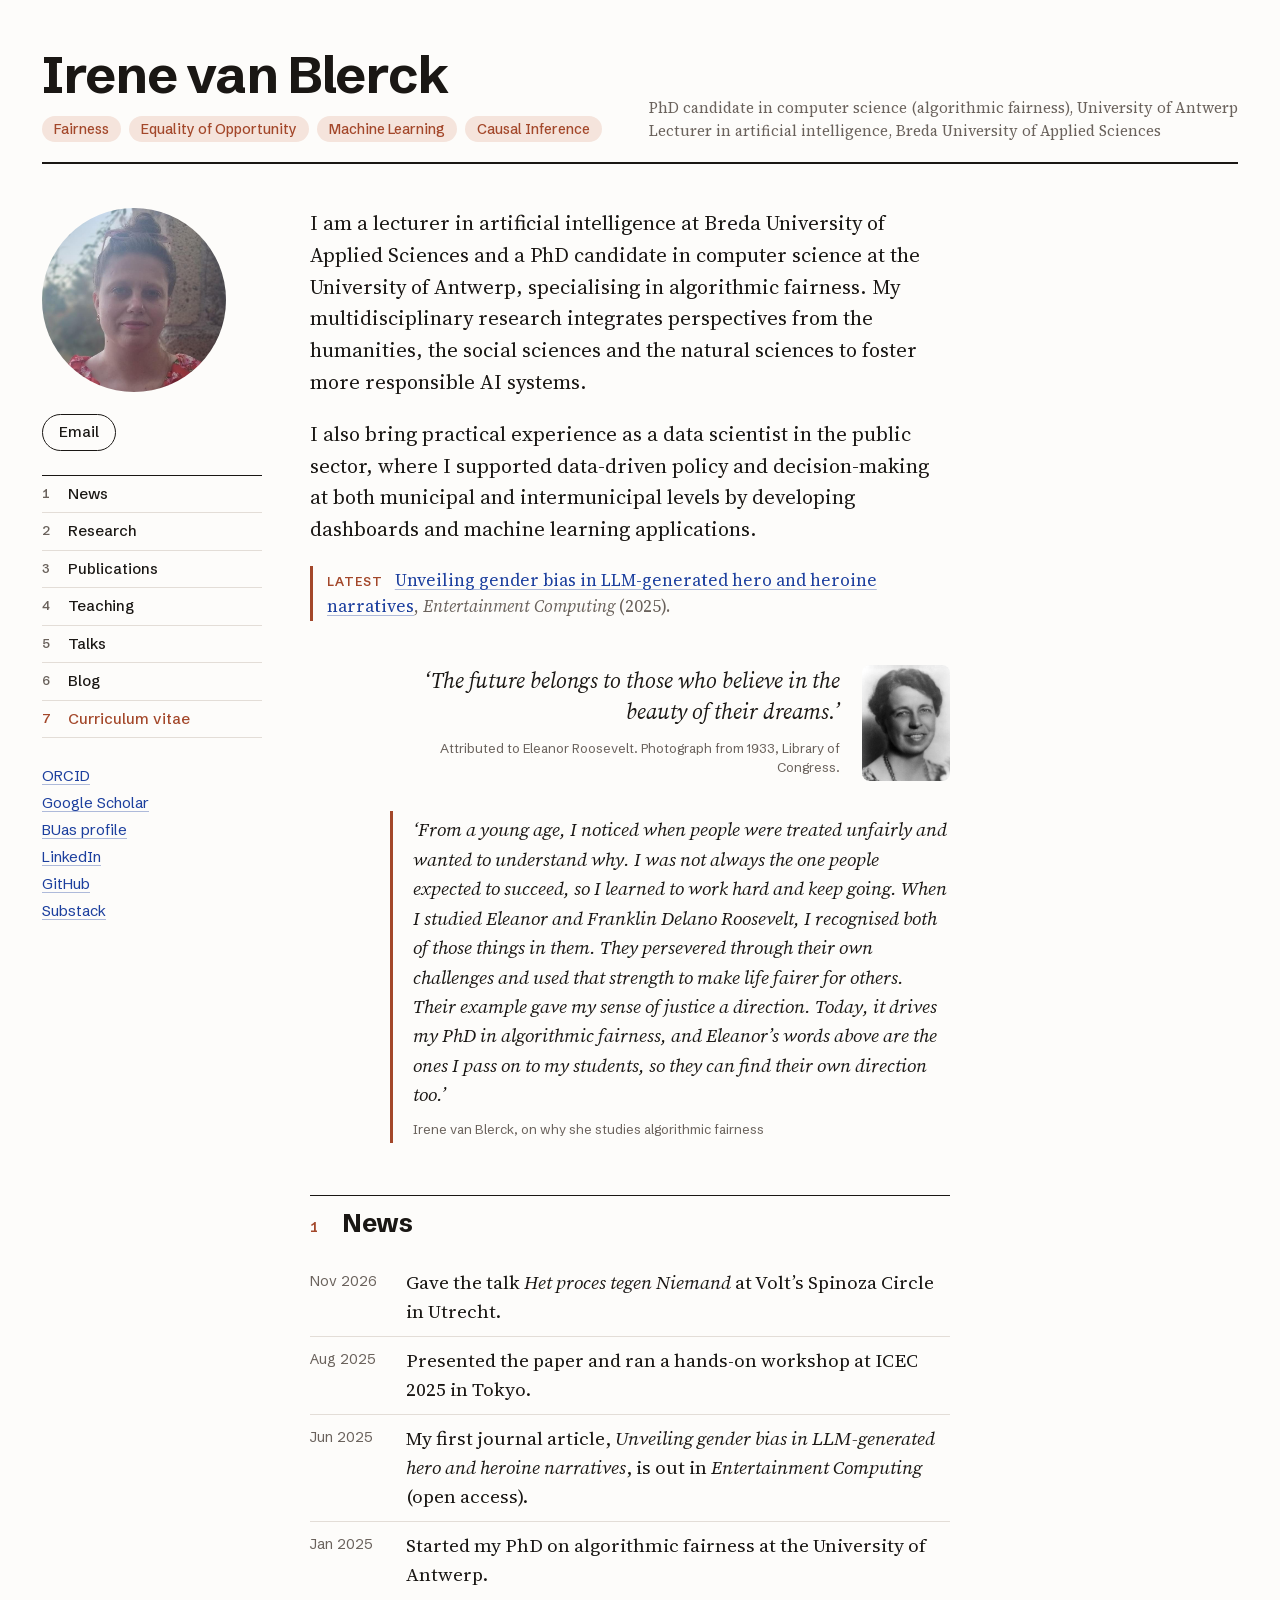
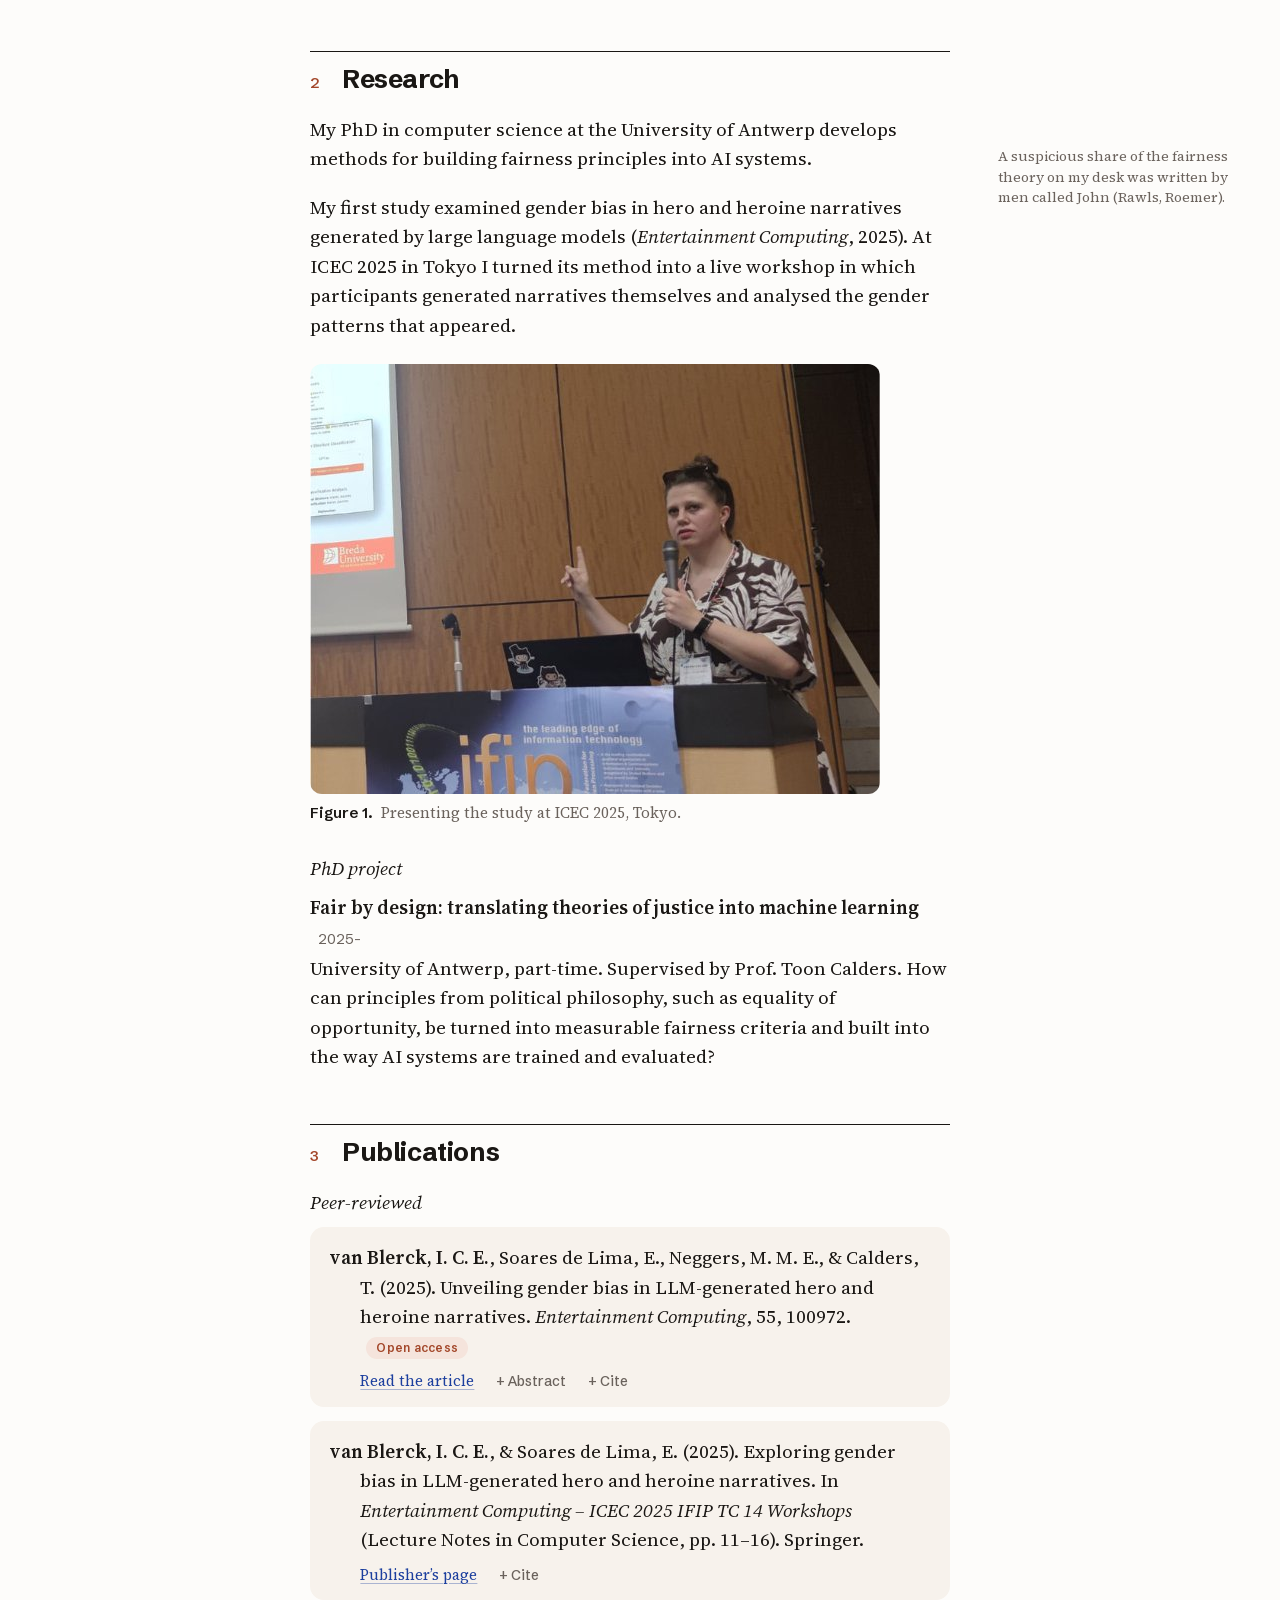
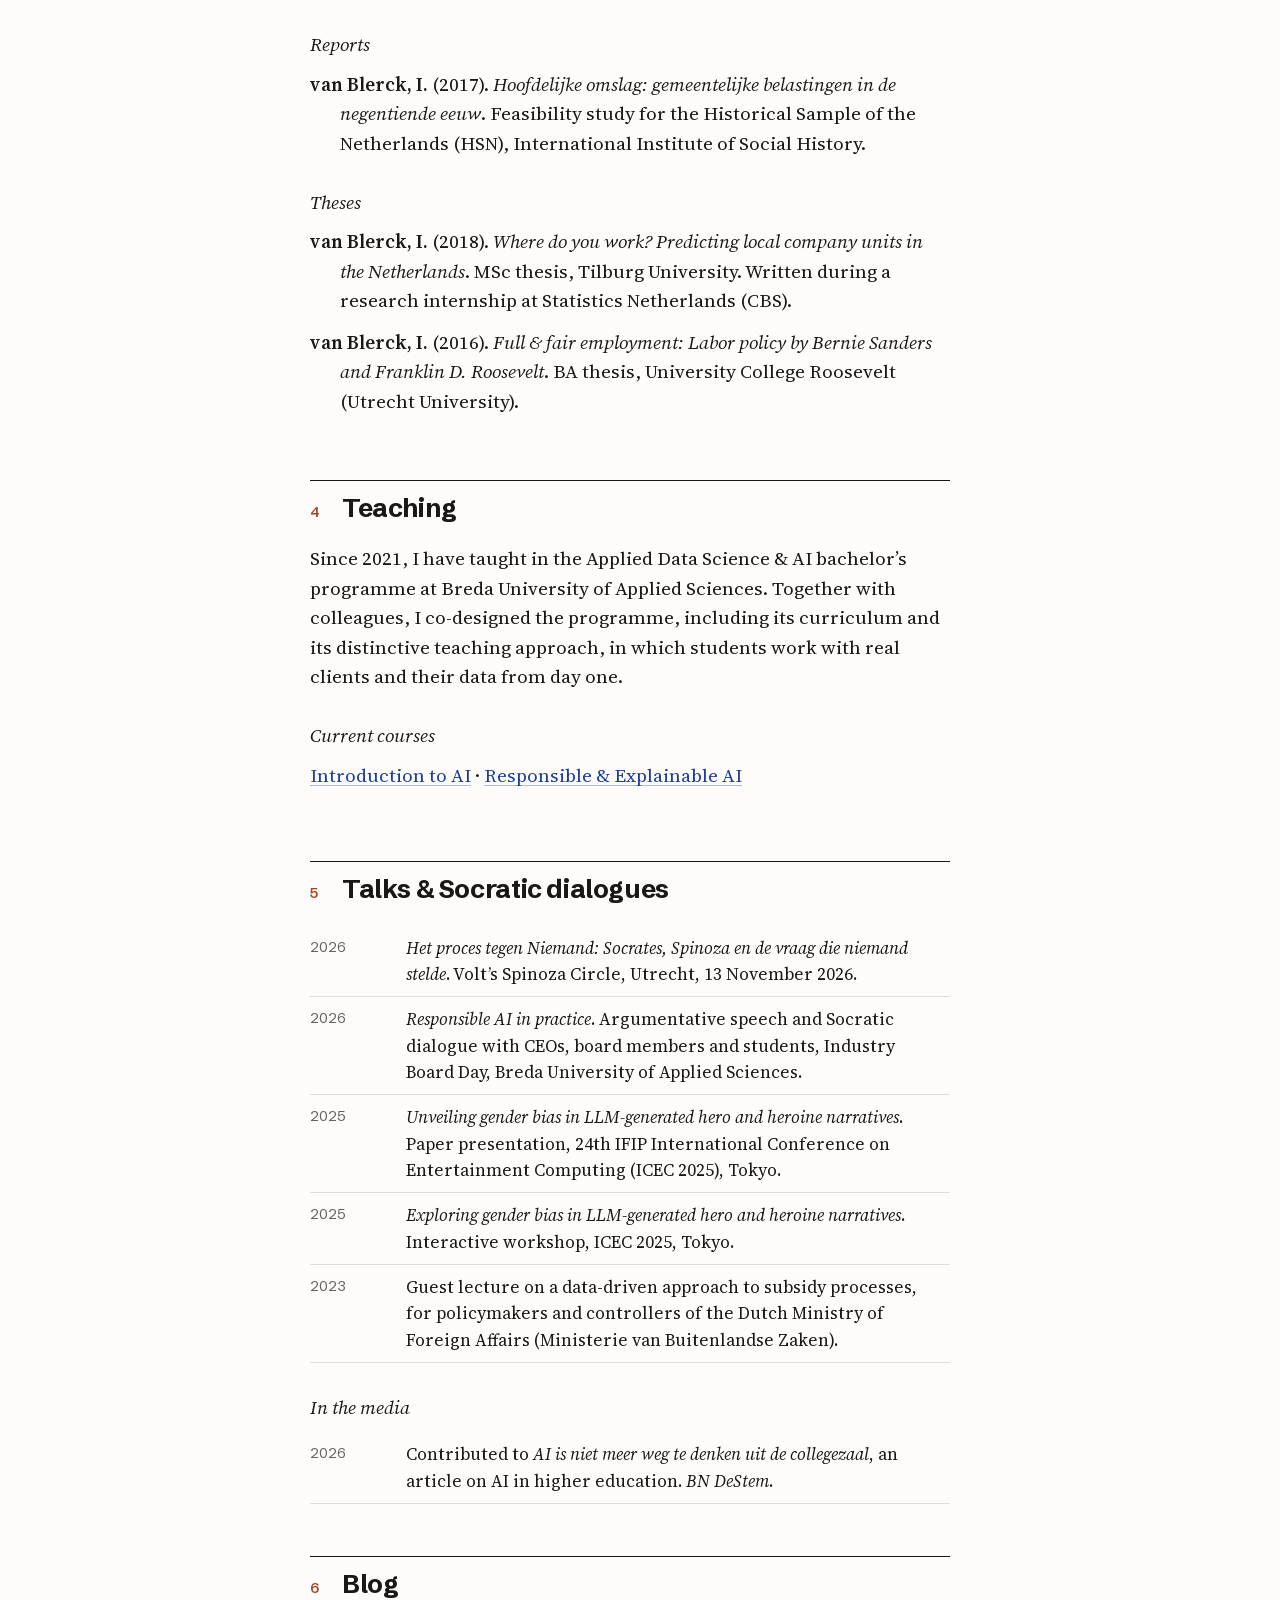
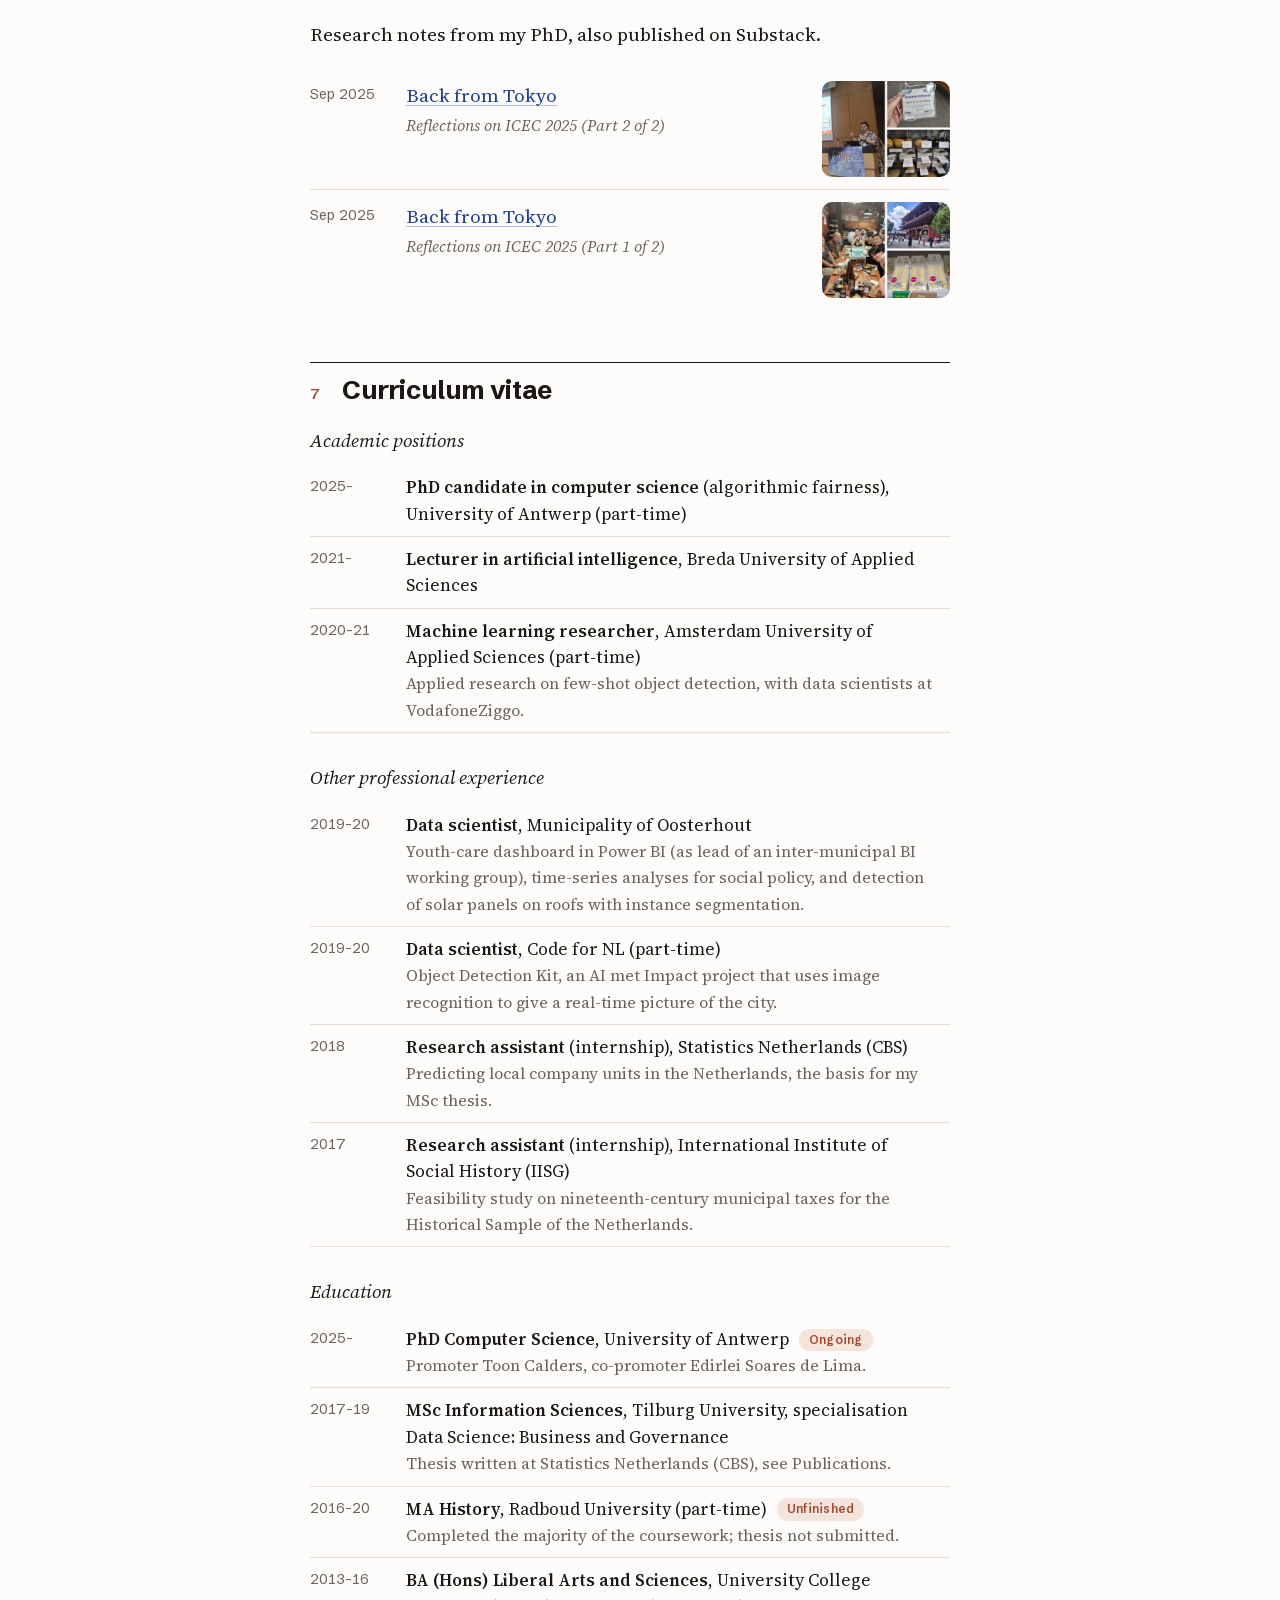
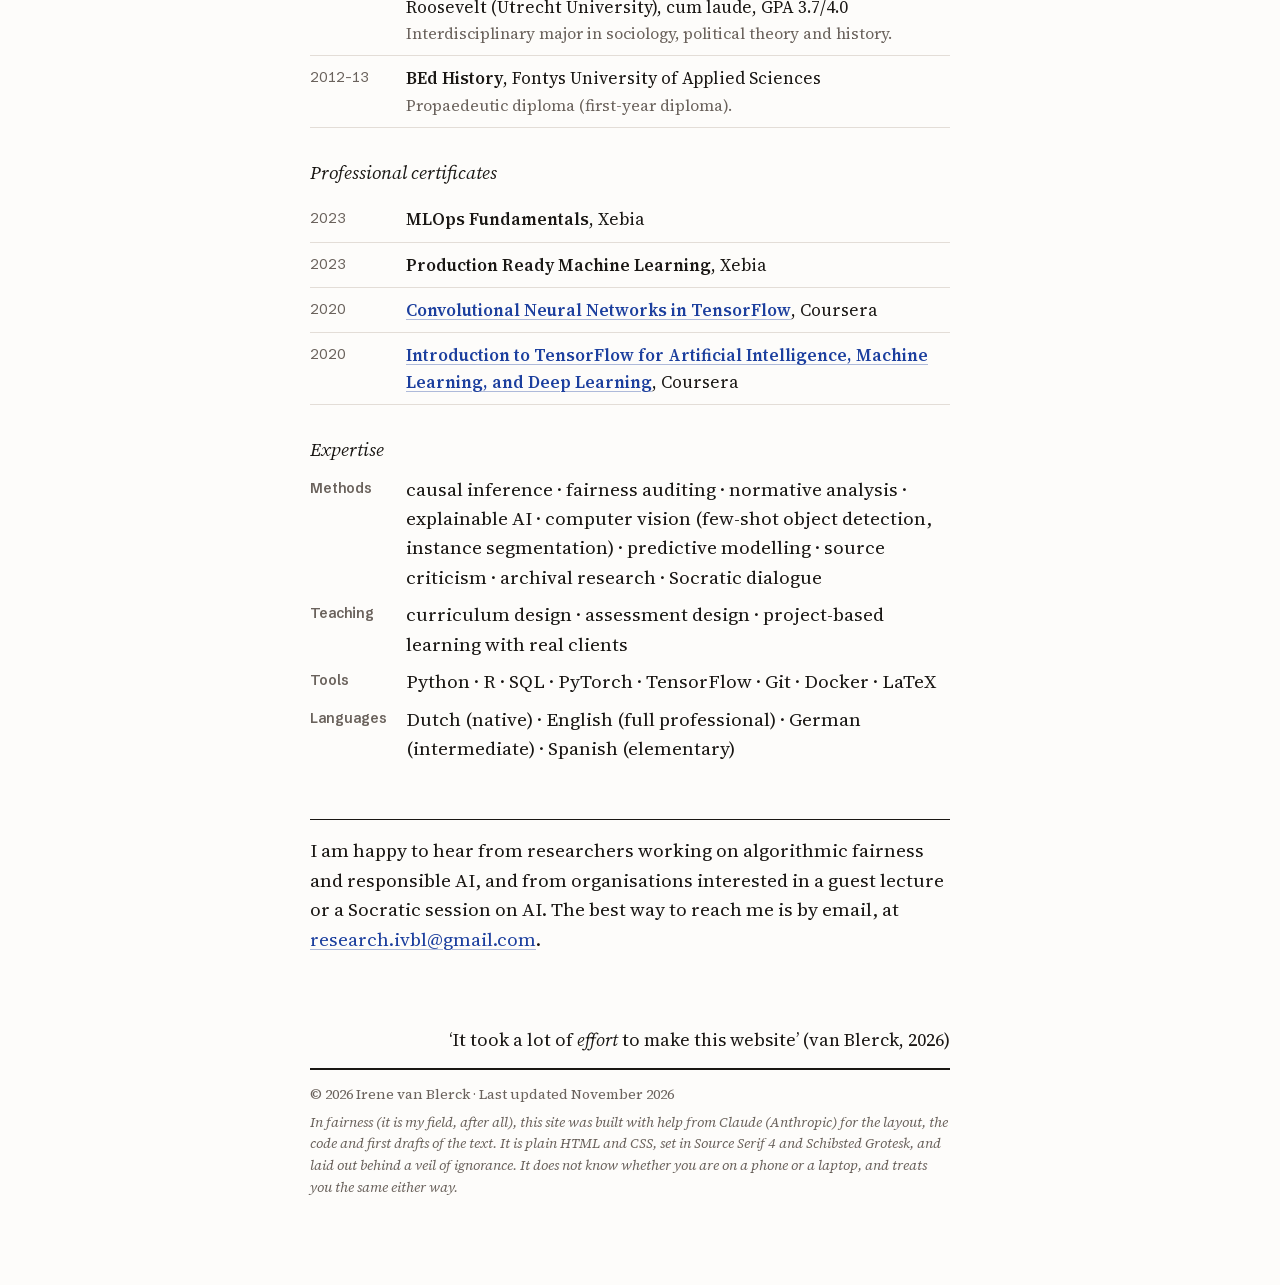
<file: index.html>
<!doctype html>
<html lang="en">
<head>
<meta charset="utf-8">
<meta name="viewport" content="width=device-width, initial-scale=1">
<title>Irene van Blerck | Algorithmic fairness, University of Antwerp and BUas</title>
<meta name="description" content="Irene van Blerck is a PhD candidate in computer science (algorithmic fairness) at the University of Antwerp and a lecturer in artificial intelligence at Breda University of Applied Sciences.">
<link rel="canonical" href="https://irenevanblerck.github.io/">

<!-- How the page looks when shared on LinkedIn, Slack, etc. -->
<meta property="og:type" content="profile">
<meta property="og:title" content="Irene van Blerck | Algorithmic fairness">
<meta property="og:description" content="PhD candidate at the University of Antwerp and lecturer in AI at Breda University of Applied Sciences.">
<meta property="og:url" content="https://irenevanblerck.github.io/">
<meta property="og:image" content="https://irenevanblerck.github.io/images/share.jpg">
<meta property="og:image:width" content="1200">
<meta property="og:image:height" content="630">
<meta name="twitter:card" content="summary_large_image">

<link rel="icon" href="favicon.svg" type="image/svg+xml">
<link rel="preload" href="fonts/SourceSerif4-normal-400-latin.woff2" as="font" type="font/woff2" crossorigin>
<link rel="stylesheet" href="fonts/fonts.css">
<link rel="stylesheet" href="style.css">

<!-- Helps search engines connect this page to your other profiles. -->
<script type="application/ld+json">
{
  "@context": "https://schema.org",
  "@type": "Person",
  "name": "Irene van Blerck",
  "jobTitle": "PhD Candidate in Computer Science (Algorithmic Fairness); Lecturer in Artificial Intelligence",
  "affiliation": [
    { "@type": "CollegeOrUniversity", "name": "University of Antwerp" },
    { "@type": "CollegeOrUniversity", "name": "Breda University of Applied Sciences" }
  ],
  "alumniOf": [
    { "@type": "CollegeOrUniversity", "name": "Tilburg University" },
    { "@type": "CollegeOrUniversity", "name": "University College Roosevelt" }
  ],
  "url": "https://irenevanblerck.github.io/",
  "sameAs": [
    "https://www.linkedin.com/in/irene-v-378799150/",
    "https://orcid.org/0009-0001-0378-8847",
    "https://scholar.google.com/citations?user=Jg1KQZMAAAAJ",
    "https://github.com/irenevanblerck",
    "https://irenevanblerck.substack.com/",
    "https://ai.buas.nl/faculty/irene-van-blerck.html"
  ]
}
</script>
</head>
<body>
<a class="skip" href="#top">Skip to content</a>
<div class="page">

<header class="masthead">
  <div>
    <h1>Irene van Blerck</h1>
    <!-- Research interests as listed on Google Scholar -->
    <p class="mh-kw">
      <span class="tag">Fairness</span>
      <span class="tag">Equality of Opportunity</span>
      <span class="tag">Machine Learning</span>
      <span class="tag">Causal Inference</span>
    </p>
  </div>
  <p class="mh-role">PhD candidate in computer science (algorithmic fairness), University of Antwerp<br>Lecturer in artificial intelligence, Breda University of Applied Sciences</p>
</header>

<aside class="side">
  <img class="portrait" src="images/irene-van-blerck.jpg" alt="Portrait of Irene van Blerck" width="667" height="834">

  <div class="actions">
    <a class="btn mail" href="mailto:research.ivbl@gmail.com" data-addr="research.ivbl@gmail.com">Email</a>
  </div>

  <details class="toc" open>
    <summary>Contents</summary>
    <nav aria-label="Contents">
      <ol>
        <li><a href="#news">News</a></li>
        <li><a href="#research">Research</a></li>
        <li><a href="#publications">Publications</a></li>
        <li><a href="#teaching">Teaching</a></li>
        <li><a href="#talks">Talks</a></li>
        <li><a href="#blog">Blog</a></li>
        <li><a href="#cv">Curriculum vitae</a></li>
      </ol>
    </nav>
  </details>

  <p class="ids">
    <a href="https://orcid.org/0009-0001-0378-8847">ORCID</a><br>
    <a href="https://scholar.google.com/citations?user=Jg1KQZMAAAAJ&amp;hl=en">Google Scholar</a><br>
    <a href="https://ai.buas.nl/faculty/irene-van-blerck.html">BUas profile</a><br>
    <a href="https://www.linkedin.com/in/irene-v-378799150/">LinkedIn</a><br>
    <a href="https://github.com/irenevanblerck">GitHub</a><br>
    <a href="https://irenevanblerck.substack.com/">Substack</a>
  </p>
</aside>

<main id="top">

  <header class="intro">
    <!-- Bio based on https://ai.buas.nl/faculty/irene-van-blerck.html, in the first person -->
    <p>
      I am a lecturer in artificial intelligence at Breda University of Applied Sciences and a PhD candidate
      in computer science at the University of Antwerp, specialising in algorithmic fairness. My
      multidisciplinary research integrates perspectives from the humanities, the social sciences and the
      natural sciences to foster more responsible AI systems.
    </p>
    <p>
      I also bring practical experience as a data scientist in the public sector, where I supported
      data-driven policy and decision-making at both municipal and intermunicipal levels by developing
      dashboards and machine learning applications.
    </p>
    <p class="now"><b>Latest</b> <a href="https://doi.org/10.1016/j.entcom.2025.100972">Unveiling gender bias in LLM-generated hero and heroine narratives</a>, <i>Entertainment Computing</i> (2025).</p>
  </header>

  <figure class="epigraph">
    <blockquote><p>The future belongs to those who believe in the beauty of their dreams.</p></blockquote>
    <img src="images/eleanor-roosevelt-1933.jpg" alt="Eleanor Roosevelt, portrait photograph from 1933" width="294" height="400" loading="lazy">
    <figcaption>Attributed to Eleanor Roosevelt. Photograph from 1933, Library of Congress.</figcaption>
  </figure>

  <figure class="why">
    <blockquote>
      <p>From a young age, I noticed when people were treated unfairly and wanted to understand why. I was not
      always the one people expected to succeed, so I learned to work hard and keep going. When I studied Eleanor
      and Franklin Delano Roosevelt, I recognised both of those things in them. They persevered through their own
      challenges and used that strength to make life fairer for others. Their example gave my sense of justice a
      direction. Today, it drives my PhD in algorithmic fairness, and Eleanor’s words above are the ones I pass on to
      my students, so they can find their own direction too.</p>
    </blockquote>
    <figcaption>Irene van Blerck, on why she studies algorithmic fairness</figcaption>
  </figure>

  <!-- NEWS: 3 to 6 items, newest first. -->
  <section id="news">
    <h2><span>1</span>News</h2>
    <ul class="news">
      <li><time datetime="2026-11-13">Nov 2026</time><p>Gave the talk <i>Het proces tegen Niemand</i> at Volt’s Spinoza Circle in Utrecht.</p></li>
      <li><time datetime="2025-08">Aug 2025</time><p>Presented the paper and ran a hands-on workshop at ICEC 2025 in Tokyo.</p></li>
      <li><time datetime="2025-06">Jun 2025</time><p>My first journal article, <i>Unveiling gender bias in LLM-generated hero and heroine narratives</i>, is out in <i>Entertainment Computing</i> (open access).</p></li>
      <li><time datetime="2025-01">Jan 2025</time><p>Started my PhD on algorithmic fairness at the University of Antwerp.</p></li>
    </ul>
  </section>

  <section id="research">
    <h2><span>2</span>Research</h2>
    <p>
      My PhD in computer science at the University of Antwerp develops methods for building fairness
      principles into AI systems.<span class="sn">A suspicious share of the fairness theory on my desk was written by men
      called John (Rawls, Roemer).</span>
    </p>
    <p>
      My first study examined gender bias in hero and heroine narratives generated by large language
      models (<i>Entertainment Computing</i>, 2025). At ICEC 2025 in Tokyo I turned
      its method into a live workshop in which participants generated narratives themselves and analysed the
      gender patterns that appeared.
    </p>

    <figure class="native">
      <img src="images/icec-2025-talk.jpg" alt="Irene van Blerck speaking at a podium with an IFIP banner, slides with the Breda University logo behind her." width="570" height="430" loading="lazy">
      <figcaption><b>Figure 1.</b> Presenting the study at ICEC 2025, Tokyo.</figcaption>
    </figure>
    <!-- Optional: a result figure from the article. Copy the <figure> above and change src, alt and caption. -->

    <h3>PhD project</h3>
    <dl class="proj">
      <dt>Fair by design: translating theories of justice into machine learning <span class="yrs">2025–</span></dt>
      <dd>University of Antwerp, part-time. Supervised by Prof. Toon Calders. How can principles from political
      philosophy, such as equality of opportunity, be turned into measurable fairness
      criteria and built into the way AI systems are trained and evaluated?</dd>
    </dl>
  </section>

  <section id="publications">
    <h2><span>3</span>Publications</h2>

    <h3>Peer-reviewed</h3>
    <ol class="bib cards">
      <li>
        <p><b class="me">van Blerck, I. C. E.</b>, Soares de Lima, E., Neggers, M. M. E., &amp; Calders, T. (2025).
        Unveiling gender bias in LLM-generated hero and heroine narratives. <i>Entertainment Computing</i>, 55, 100972.
        <span class="status">Open access</span></p>
        <div class="refacts">
          <a href="https://doi.org/10.1016/j.entcom.2025.100972">Read the article</a>
          <details>
            <summary>Abstract</summary>
            <p>This article investigates gender bias in narratives generated by Large Language Models (LLMs) through a two-phase study. Building on our existing work in narrative generation, we employ a structured methodology to analyze the influence of protagonist gender on both the generation and classification of fictional stories. In Phase 1, factual narratives were generated using six LLMs, guided by predefined narrative structures (Hero’s Journey and Heroine’s Journey). Gender bias was quantified through specialized metrics and statistical analyses, revealing significant disparities in protagonist gender distribution and associations with narrative archetypes. In Phase 2, counterfactual narratives were constructed by altering the protagonists’ genders while preserving all other narrative elements. These narratives were then classified by the same LLMs to assess how gender influences their interpretation of narrative structures. Results indicate that LLMs exhibit difficulty in disentangling the protagonist’s gender from the narrative structure, often using gender as a heuristic to classify stories. Male protagonists in emotionally driven narratives were frequently misclassified as following the Heroine’s Journey, while female protagonists in logic-driven conflicts were misclassified as adhering to the Hero’s Journey. These findings provide empirical evidence of embedded gender biases in LLM-generated narratives, highlighting the need for bias mitigation strategies in AI-driven storytelling to promote diversity and inclusivity in computational narrative generation.</p>
          </details>
          <details>
            <summary>Cite</summary>
<pre class="bibtex">@article{vanblerck2025unveiling,
  title   = {Unveiling gender bias in {LLM}-generated hero and heroine narratives},
  author  = {van Blerck, Irene C. E. and Soares de Lima, Edirlei and Neggers, Margot M. E. and Calders, Toon},
  journal = {Entertainment Computing},
  volume  = {55},
  pages   = {100972},
  year    = {2025},
  doi     = {10.1016/j.entcom.2025.100972}
}</pre>
            <button type="button" class="copy">Copy BibTeX</button>
          </details>
        </div>
      </li>
      <li>
        <p><b class="me">van Blerck, I. C. E.</b>, &amp; Soares de Lima, E. (2025). Exploring gender bias in LLM-generated hero
        and heroine narratives. In <i>Entertainment Computing – ICEC 2025 IFIP TC 14 Workshops</i> (Lecture Notes in
        Computer Science, pp. 11–16). Springer.</p>
        <div class="refacts">
          <a href="https://doi.org/10.1007/978-3-032-02534-0_3">Publisher’s page</a>
          <details>
            <summary>Cite</summary>
<pre class="bibtex">@inproceedings{vanblerck2025exploring,
  title     = {Exploring gender bias in {LLM}-generated hero and heroine narratives},
  author    = {van Blerck, Irene C. E. and Soares de Lima, Edirlei},
  booktitle = {Entertainment Computing -- ICEC 2025 IFIP TC 14 Workshops},
  series    = {Lecture Notes in Computer Science},
  pages     = {11--16},
  publisher = {Springer},
  year      = {2025},
  doi       = {10.1007/978-3-032-02534-0_3}
}</pre>
            <button type="button" class="copy">Copy BibTeX</button>
          </details>
        </div>
      </li>
    </ol>

    <h3>Reports</h3>
    <ol class="bib">
      <li><p><b class="me">van Blerck, I.</b> (2017). <i>Hoofdelijke omslag: gemeentelijke belastingen in de negentiende eeuw</i>. Feasibility study for the Historical Sample of the Netherlands (HSN), International Institute of Social History.</p></li>
    </ol>

    <h3>Theses</h3>
    <ol class="bib">
      <li><p><b class="me">van Blerck, I.</b> (2018). <i>Where do you work? Predicting local company units in the Netherlands</i>. MSc thesis, Tilburg University. Written during a research internship at Statistics Netherlands (CBS).</p></li>
      <li><p><b class="me">van Blerck, I.</b> (2016). <i>Full &amp; fair employment: Labor policy by Bernie Sanders and Franklin D. Roosevelt</i>. BA thesis, University College Roosevelt (Utrecht University).</p></li>
    </ol>
  </section>

  <section id="teaching">
    <h2><span>4</span>Teaching</h2>
    <p>
      Since 2021, I have taught in the Applied Data Science &amp; AI bachelor’s programme at Breda University of
      Applied Sciences. Together with colleagues, I co-designed the programme, including its curriculum and its
      distinctive teaching approach, in which students work with real clients and their data from day one.
    </p>

    <h3>Current courses</h3>
    <p><a href="https://ai.buas.nl/curriculum/introduction-to-ai.html">Introduction to AI</a> · <a href="https://ai.buas.nl/curriculum/responsible_and_explainable_ai.html">Responsible &amp; Explainable AI</a></p>
  </section>

  <section id="talks">
    <h2><span>5</span>Talks &amp; Socratic dialogues</h2>
    <div class="tablewrap"><table><tbody>
      <tr><td>2026</td><td><i>Het proces tegen Niemand: Socrates, Spinoza en de vraag die niemand stelde</i>. Volt’s Spinoza Circle, Utrecht, 13 November 2026.</td></tr>
      <tr><td>2026</td><td><i>Responsible AI in practice</i>. Argumentative speech and Socratic dialogue with CEOs, board members and students, Industry Board Day, Breda University of Applied Sciences.</td></tr>
      <tr><td>2025</td><td><i>Unveiling gender bias in LLM-generated hero and heroine narratives</i>. Paper presentation, 24th IFIP International Conference on Entertainment Computing (ICEC 2025), Tokyo.</td></tr>
      <tr><td>2025</td><td><i>Exploring gender bias in LLM-generated hero and heroine narratives</i>. Interactive workshop, ICEC 2025, Tokyo.</td></tr>
      <tr><td>2023</td><td>Guest lecture on a data-driven approach to subsidy processes, for policymakers and controllers of the Dutch Ministry of Foreign Affairs (Ministerie van Buitenlandse Zaken).</td></tr>
    </tbody></table></div>

    <h3>In the media</h3>
    <div class="tablewrap"><table><tbody>
      <tr><td>2026</td><td>Contributed to <i>AI is niet meer weg te denken uit de collegezaal</i>, an article on AI in higher education. <i>BN DeStem</i>.</td></tr>
    </tbody></table></div>
  </section>

  <section id="blog">
    <h2><span>6</span>Blog</h2>
    <p>Research notes from my PhD, also published on Substack.</p>
    <ul class="news postlist">
      <li><time datetime="2025-09-11">Sep 2025</time><p><a href="blog/back-from-tokyo-2.html">Back from Tokyo</a><br><span class="sub">Reflections on ICEC 2025 (Part 2 of 2)</span></p><img class="thumb" src="images/blog/back-from-tokyo-2-thumb.jpg" alt="" width="360" height="291" loading="lazy"></li>
      <li><time datetime="2025-09-01">Sep 2025</time><p><a href="blog/back-from-tokyo-1.html">Back from Tokyo</a><br><span class="sub">Reflections on ICEC 2025 (Part 1 of 2)</span></p><img class="thumb" src="images/blog/back-from-tokyo-1-thumb.jpg" alt="" width="360" height="291" loading="lazy"></li>
    </ul>
  </section>

  <section id="cv">
    <h2><span>7</span>Curriculum vitae</h2>

    <h3>Academic positions</h3>
    <div class="tablewrap"><table><tbody>
      <tr><td>2025–</td><td><b>PhD candidate in computer science</b> (algorithmic fairness), University of Antwerp (part-time)</td></tr>
      <tr><td>2021–</td><td><b>Lecturer in artificial intelligence</b>, Breda University of Applied Sciences</td></tr>
      <tr><td>2020–21</td><td><b>Machine learning researcher</b>, Amsterdam University of Applied Sciences (part-time)<br><span class="sub">Applied research on few-shot object detection, with data scientists at VodafoneZiggo.</span></td></tr>
    </tbody></table></div>

    <h3>Other professional experience</h3>
    <div class="tablewrap"><table><tbody>
      <tr><td>2019–20</td><td><b>Data scientist</b>, Municipality of Oosterhout<br><span class="sub">Youth-care dashboard in Power BI (as lead of an inter-municipal BI working group), time-series analyses for social policy, and detection of solar panels on roofs with instance segmentation.</span></td></tr>
      <tr><td>2019–20</td><td><b>Data scientist</b>, Code for NL (part-time)<br><span class="sub">Object Detection Kit, an AI met Impact project that uses image recognition to give a real-time picture of the city.</span></td></tr>
      <tr><td>2018</td><td><b>Research assistant</b> (internship), Statistics Netherlands (CBS)<br><span class="sub">Predicting local company units in the Netherlands, the basis for my MSc thesis.</span></td></tr>
      <tr><td>2017</td><td><b>Research assistant</b> (internship), International Institute of Social History (IISG)<br><span class="sub">Feasibility study on nineteenth-century municipal taxes for the Historical Sample of the Netherlands.</span></td></tr>
    </tbody></table></div>

    <h3>Education</h3>
    <div class="tablewrap"><table><tbody>
      <tr><td>2025–</td><td><b>PhD Computer Science</b>, University of Antwerp <span class="status">Ongoing</span><br><span class="sub">Promoter Toon Calders, co-promoter Edirlei Soares de Lima.</span></td></tr>
      <tr><td>2017–19</td><td><b>MSc Information Sciences</b>, Tilburg University, specialisation Data Science: Business and Governance<br><span class="sub">Thesis written at Statistics Netherlands (CBS), see Publications.</span></td></tr>
      <tr><td>2016–20</td><td><b>MA History</b>, Radboud University (part-time) <span class="status">Unfinished</span><br><span class="sub">Completed the majority of the coursework; thesis not submitted.</span></td></tr>
      <tr><td>2013–16</td><td><b>BA (Hons) Liberal Arts and Sciences</b>, University College Roosevelt (Utrecht University), cum laude, GPA 3.7/4.0<br><span class="sub">Interdisciplinary major in sociology, political theory and history.</span></td></tr>
      <tr><td>2012–13</td><td><b>BEd History</b>, Fontys University of Applied Sciences<br><span class="sub">Propaedeutic diploma (first-year diploma).</span></td></tr>
    </tbody></table></div>

    <h3>Professional certificates</h3>
    <div class="tablewrap"><table><tbody>
      <tr><td>2023</td><td><b>MLOps Fundamentals</b>, Xebia</td></tr>
      <tr><td>2023</td><td><b>Production Ready Machine Learning</b>, Xebia</td></tr>
      <tr><td>2020</td><td><b><a href="https://www.coursera.org/account/accomplishments/certificate/6L6Y6GKC9HSB">Convolutional Neural Networks in TensorFlow</a></b>, Coursera</td></tr>
      <tr><td>2020</td><td><b><a href="https://www.coursera.org/account/accomplishments/certificate/8RS23HUEL5DX">Introduction to TensorFlow for Artificial Intelligence, Machine Learning, and Deep Learning</a></b>, Coursera</td></tr>
    </tbody></table></div>

    <!-- Add when you have them:
    <h3>Grants &amp; awards</h3>
    <h3>Service &amp; memberships</h3>  e.g. reviewing, committees, PhD council
    -->

    <h3>Expertise</h3>
    <dl class="skills">
      <dt>Methods</dt><dd>causal inference · fairness auditing · normative analysis · explainable AI · computer vision (few-shot object detection, instance segmentation) · predictive modelling · source criticism · archival research · Socratic dialogue</dd>
      <dt>Teaching</dt><dd>curriculum design · assessment design · project-based learning with real clients</dd>
      <dt>Tools</dt><dd>Python · R · SQL · PyTorch · TensorFlow · Git · Docker · LaTeX</dd>
      <dt>Languages</dt><dd>Dutch (native) · English (full professional) · German (intermediate) · Spanish (elementary)</dd>
    </dl>

  </section>

  <section id="contact" class="closing">
    <p>
      I am happy to hear from researchers working on algorithmic fairness and responsible AI, and from
      organisations interested in a guest lecture or a Socratic session on AI. The best way to reach me is by
      email, at <a href="mailto:research.ivbl@gmail.com">research.ivbl@gmail.com</a>.
    </p>
  </section>

  <p class="selfcite">‘It took a lot of <i>effort</i> to make this website’ (van Blerck, 2026)</p>
  <footer>
    <p>© 2026 Irene van Blerck · Last updated November 2026</p>
    <p class="colophon">In fairness (it is my field, after all), this site was built with help from Claude (Anthropic) for the layout, the code and first drafts of the text. It is plain HTML and CSS, set in Source Serif 4 and Schibsted Grotesk, and laid out behind a veil of ignorance. It does not know whether you are on a phone or a laptop, and treats you the same either way.</p>
  </footer>
</main>

</div>
<a class="totop" href="#">Top</a>
<script>
  // "Copy BibTeX": copy the entry above the button; if the browser refuses, select it instead.
  document.querySelectorAll(".copy").forEach(function (btn) {
    btn.addEventListener("click", function () {
      var pre = btn.previousElementSibling;
      var done = function () { btn.textContent = "Copied"; setTimeout(function () { btn.textContent = "Copy BibTeX"; }, 1600); };
      var select = function () { var r = document.createRange(); r.selectNodeContents(pre); var s = getSelection(); s.removeAllRanges(); s.addRange(r); };
      if (navigator.clipboard) { navigator.clipboard.writeText(pre.textContent).then(done, select); } else { select(); }
    });
  });

  // Contents: open on wide screens, folded away on phones.
  var toc = document.querySelector(".toc"), narrow = window.matchMedia("(max-width: 800px)");
  var setToc = function () { toc.open = !narrow.matches; };
  setToc(); narrow.addEventListener("change", setToc);
  toc.querySelectorAll("a").forEach(function (a) { a.addEventListener("click", function () { if (narrow.matches) toc.open = false; }); });

  // Highlight the section you are reading in the contents.
  var links = {};
  toc.querySelectorAll("a").forEach(function (a) { links[a.getAttribute("href").slice(1)] = a; });
  var current = null;
  var spy = new IntersectionObserver(function (entries) {
    entries.forEach(function (e) {
      if (e.isIntersecting && links[e.target.id]) {
        if (current) current.removeAttribute("aria-current");
        current = links[e.target.id]; current.setAttribute("aria-current", "true");
      }
    });
  }, { rootMargin: "-20% 0px -70% 0px" });
  document.querySelectorAll("main section[id]").forEach(function (sec) { spy.observe(sec); });

  // "Top" button on phones, once you have scrolled down.
  var top = document.querySelector(".totop");
  window.addEventListener("scroll", function () { top.classList.toggle("show", window.scrollY > 900); }, { passive: true });
</script>
</body>
</html>
</file>
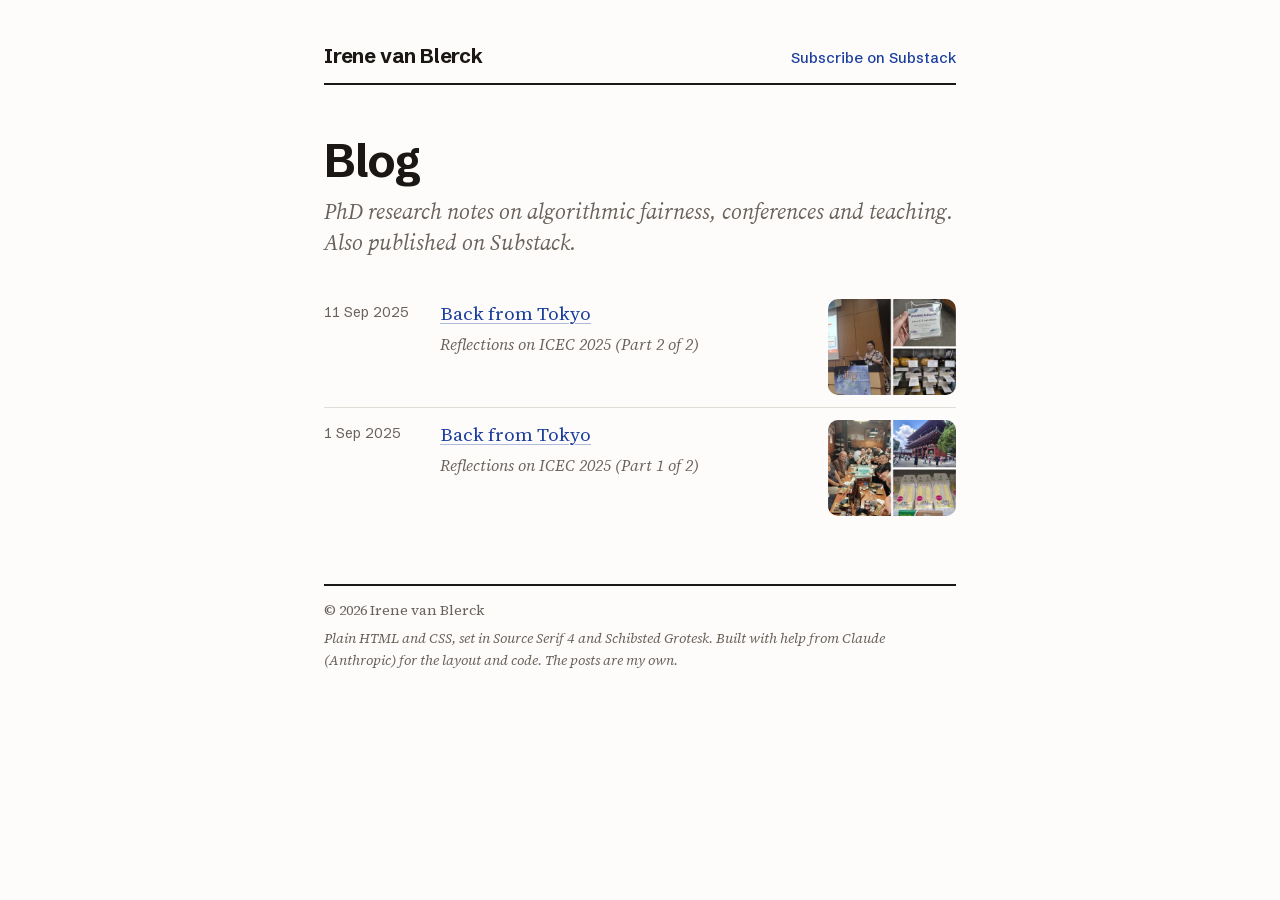
<file: blog/index.html>
<!doctype html>
<html lang="en">
<head>
<meta charset="utf-8">
<meta name="viewport" content="width=device-width, initial-scale=1">
<title>Blog | Irene van Blerck</title>
<meta name="description" content="PhD research notes on algorithmic fairness, conferences and teaching, by Irene van Blerck.">
<link rel="icon" href="../favicon.svg" type="image/svg+xml">
<link rel="stylesheet" href="../fonts/fonts.css">
<link rel="stylesheet" href="../style.css">
</head>
<body>
<a class="skip" href="#post">Skip to content</a>
<div class="postpage">
  <header class="posttop">
    <a href="../index.html">Irene van Blerck</a>
    <a href="https://irenevanblerck.substack.com/">Subscribe on Substack</a>
  </header>
  <main id="post">
    <h1>Blog</h1>
    <p class="dek">PhD research notes on algorithmic fairness, conferences and teaching. Also published on Substack.</p>
    <ul class="news postlist">
      <li><time datetime="2025-09-11">11 Sep 2025</time><p><a href="back-from-tokyo-2.html">Back from Tokyo</a><br><span class="sub">Reflections on ICEC 2025 (Part 2 of 2)</span></p><img class="thumb" src="../images/blog/back-from-tokyo-2-thumb.jpg" alt="" width="360" height="291" loading="lazy"></li>
      <li><time datetime="2025-09-01">1 Sep 2025</time><p><a href="back-from-tokyo-1.html">Back from Tokyo</a><br><span class="sub">Reflections on ICEC 2025 (Part 1 of 2)</span></p><img class="thumb" src="../images/blog/back-from-tokyo-1-thumb.jpg" alt="" width="360" height="291" loading="lazy"></li>
    </ul>
  </main>
  <footer>
    <p>© 2026 Irene van Blerck</p>
    <p class="colophon">Plain HTML and CSS, set in Source Serif 4 and Schibsted Grotesk. Built with help from Claude (Anthropic) for the layout and code. The posts are my own.</p>
  </footer>
</div>
</body>
</html>
</file>
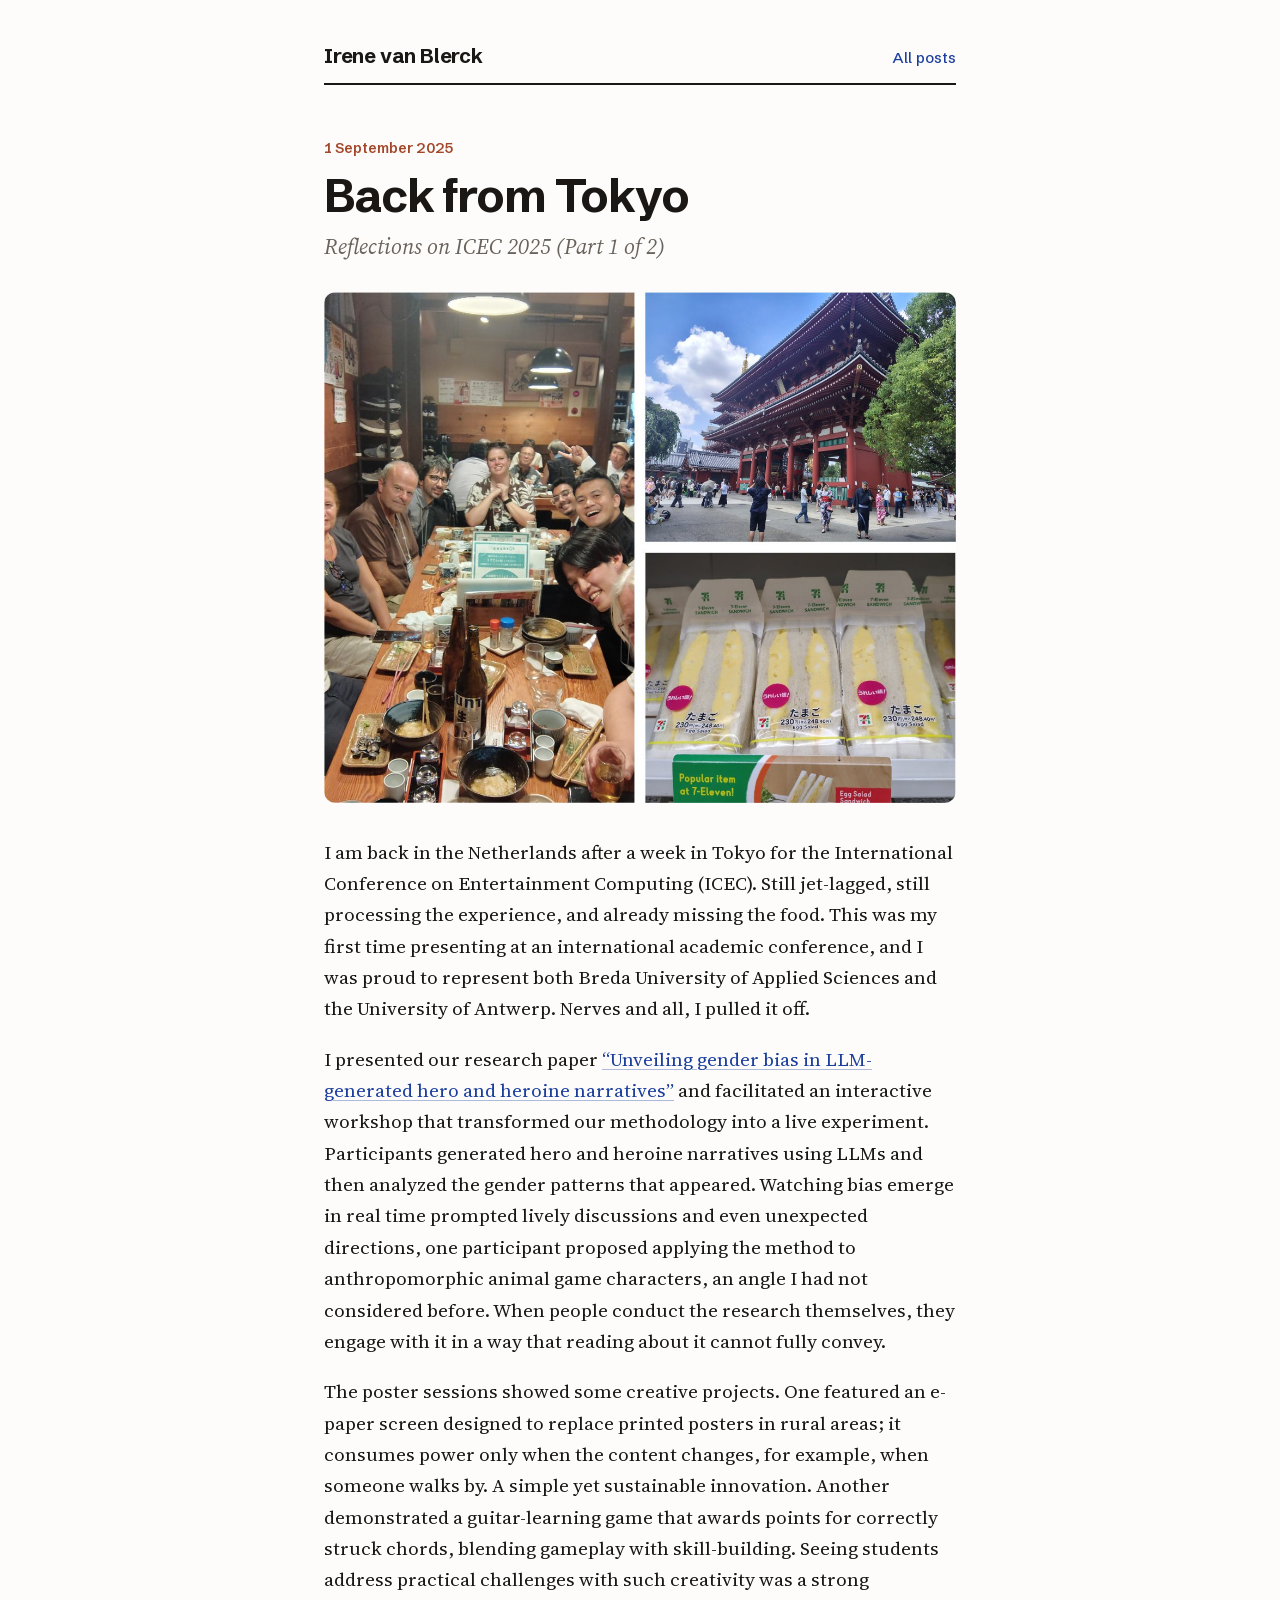
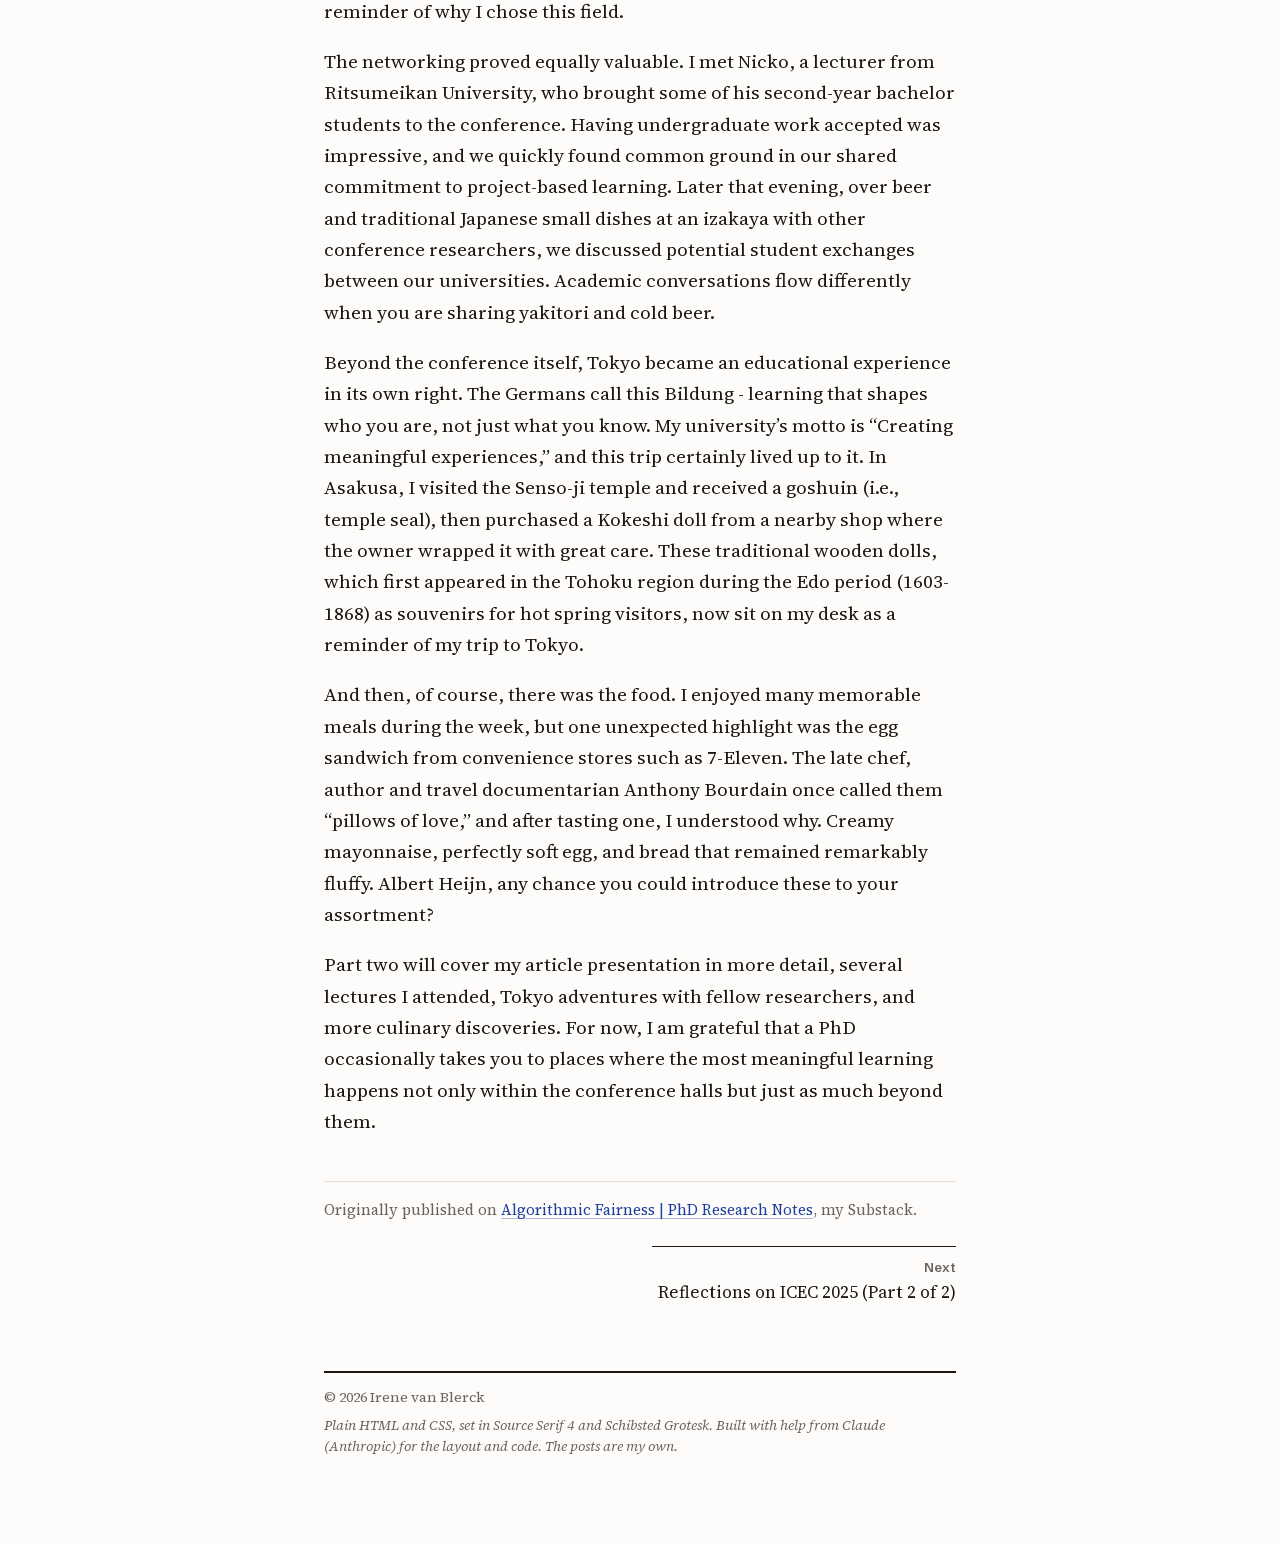
<file: blog/back-from-tokyo-1.html>
<!doctype html>
<html lang="en">
<head>
<meta charset="utf-8">
<meta name="viewport" content="width=device-width, initial-scale=1">
<title>Back from Tokyo (Part 1 of 2) | Irene van Blerck</title>
<meta name="description" content="Reflections on ICEC 2025 (Part 1 of 2)">
<!-- The original lives on Substack; this tells search engines which copy is the source. -->
<link rel="canonical" href="https://irenevanblerck.substack.com/p/back-from-tokyo">
<meta property="og:type" content="article">
<meta property="og:title" content="Back from Tokyo (Part 1 of 2)">
<meta property="og:image" content="../images/blog/back-from-tokyo-1.jpg">
<link rel="icon" href="../favicon.svg" type="image/svg+xml">
<link rel="stylesheet" href="../fonts/fonts.css">
<link rel="stylesheet" href="../style.css">
</head>
<body>
<a class="skip" href="#post">Skip to content</a>
<div class="postpage">
  <header class="posttop">
    <a href="../index.html">Irene van Blerck</a>
    <a href="index.html">All posts</a>
  </header>

  <article id="post">
    <p class="postmeta"><time datetime="2025-09-01">1 September 2025</time></p>
    <h1>Back from Tokyo</h1>
    <p class="dek">Reflections on ICEC 2025 (Part 1 of 2)</p>
    <figure>
      <img src="../images/blog/back-from-tokyo-1.jpg" alt="Collage: dinner with fellow researchers at an izakaya, the Hōzōmon gate of Sensō-ji temple in Asakusa, and 7-Eleven egg sandwiches on a shelf." width="1160" height="938">
    </figure>

    <p>I am back in the Netherlands after a week in Tokyo for the International Conference on Entertainment Computing (ICEC). Still jet-lagged, still processing the experience, and already missing the food. This was my first time presenting at an international academic conference, and I was proud to represent both Breda University of Applied Sciences and the University of Antwerp. Nerves and all, I pulled it off.</p>
    <p>I presented our research paper <a href="https://www.sciencedirect.com/science/article/pii/S1875952125000527">“Unveiling gender bias in LLM-generated hero and heroine narratives”</a> and facilitated an interactive workshop that transformed our methodology into a live experiment. Participants generated hero and heroine narratives using LLMs and then analyzed the gender patterns that appeared. Watching bias emerge in real time prompted lively discussions and even unexpected directions, one participant proposed applying the method to anthropomorphic animal game characters, an angle I had not considered before. When people conduct the research themselves, they engage with it in a way that reading about it cannot fully convey.</p>
    <p>The poster sessions showed some creative projects. One featured an e-paper screen designed to replace printed posters in rural areas; it consumes power only when the content changes, for example, when someone walks by. A simple yet sustainable innovation. Another demonstrated a guitar-learning game that awards points for correctly struck chords, blending gameplay with skill-building. Seeing students address practical challenges with such creativity was a strong reminder of why I chose this field.</p>
    <p>The networking proved equally valuable. I met Nicko, a lecturer from Ritsumeikan University, who brought some of his second-year bachelor students to the conference. Having undergraduate work accepted was impressive, and we quickly found common ground in our shared commitment to project-based learning. Later that evening, over beer and traditional Japanese small dishes at an izakaya with other conference researchers, we discussed potential student exchanges between our universities. Academic conversations flow differently when you are sharing yakitori and cold beer.</p>
    <p>Beyond the conference itself, Tokyo became an educational experience in its own right. The Germans call this Bildung - learning that shapes who you are, not just what you know. My university’s motto is “Creating meaningful experiences,” and this trip certainly lived up to it. In Asakusa, I visited the Senso-ji temple and received a goshuin (i.e., temple seal), then purchased a Kokeshi doll from a nearby shop where the owner wrapped it with great care. These traditional wooden dolls, which first appeared in the Tohoku region during the Edo period (1603-1868) as souvenirs for hot spring visitors, now sit on my desk as a reminder of my trip to Tokyo.</p>
    <p>And then, of course, there was the food. I enjoyed many memorable meals during the week, but one unexpected highlight was the egg sandwich from convenience stores such as 7-Eleven. The late chef, author and travel documentarian Anthony Bourdain once called them “pillows of love,” and after tasting one, I understood why. Creamy mayonnaise, perfectly soft egg, and bread that remained remarkably fluffy. Albert Heijn, any chance you could introduce these to your assortment?</p>
    <p>Part two will cover my article presentation in more detail, several lectures I attended, Tokyo adventures with fellow researchers, and more culinary discoveries. For now, I am grateful that a PhD occasionally takes you to places where the most meaningful learning happens not only within the conference halls but just as much beyond them.</p>
  </article>

  <p class="origin">Originally published on <a href="https://irenevanblerck.substack.com/p/back-from-tokyo">Algorithmic Fairness | PhD Research Notes</a>, my Substack.</p>
  <nav class="postnav" aria-label="More posts">
  <span></span>
  <a class="next" href="back-from-tokyo-2.html"><span>Next</span>Reflections on ICEC 2025 (Part 2 of 2)</a>
</nav>
  <footer>
    <p>© 2026 Irene van Blerck</p>
    <p class="colophon">Plain HTML and CSS, set in Source Serif 4 and Schibsted Grotesk. Built with help from Claude (Anthropic) for the layout and code. The posts are my own.</p>
  </footer>
</div>
</body>
</html>
</file>
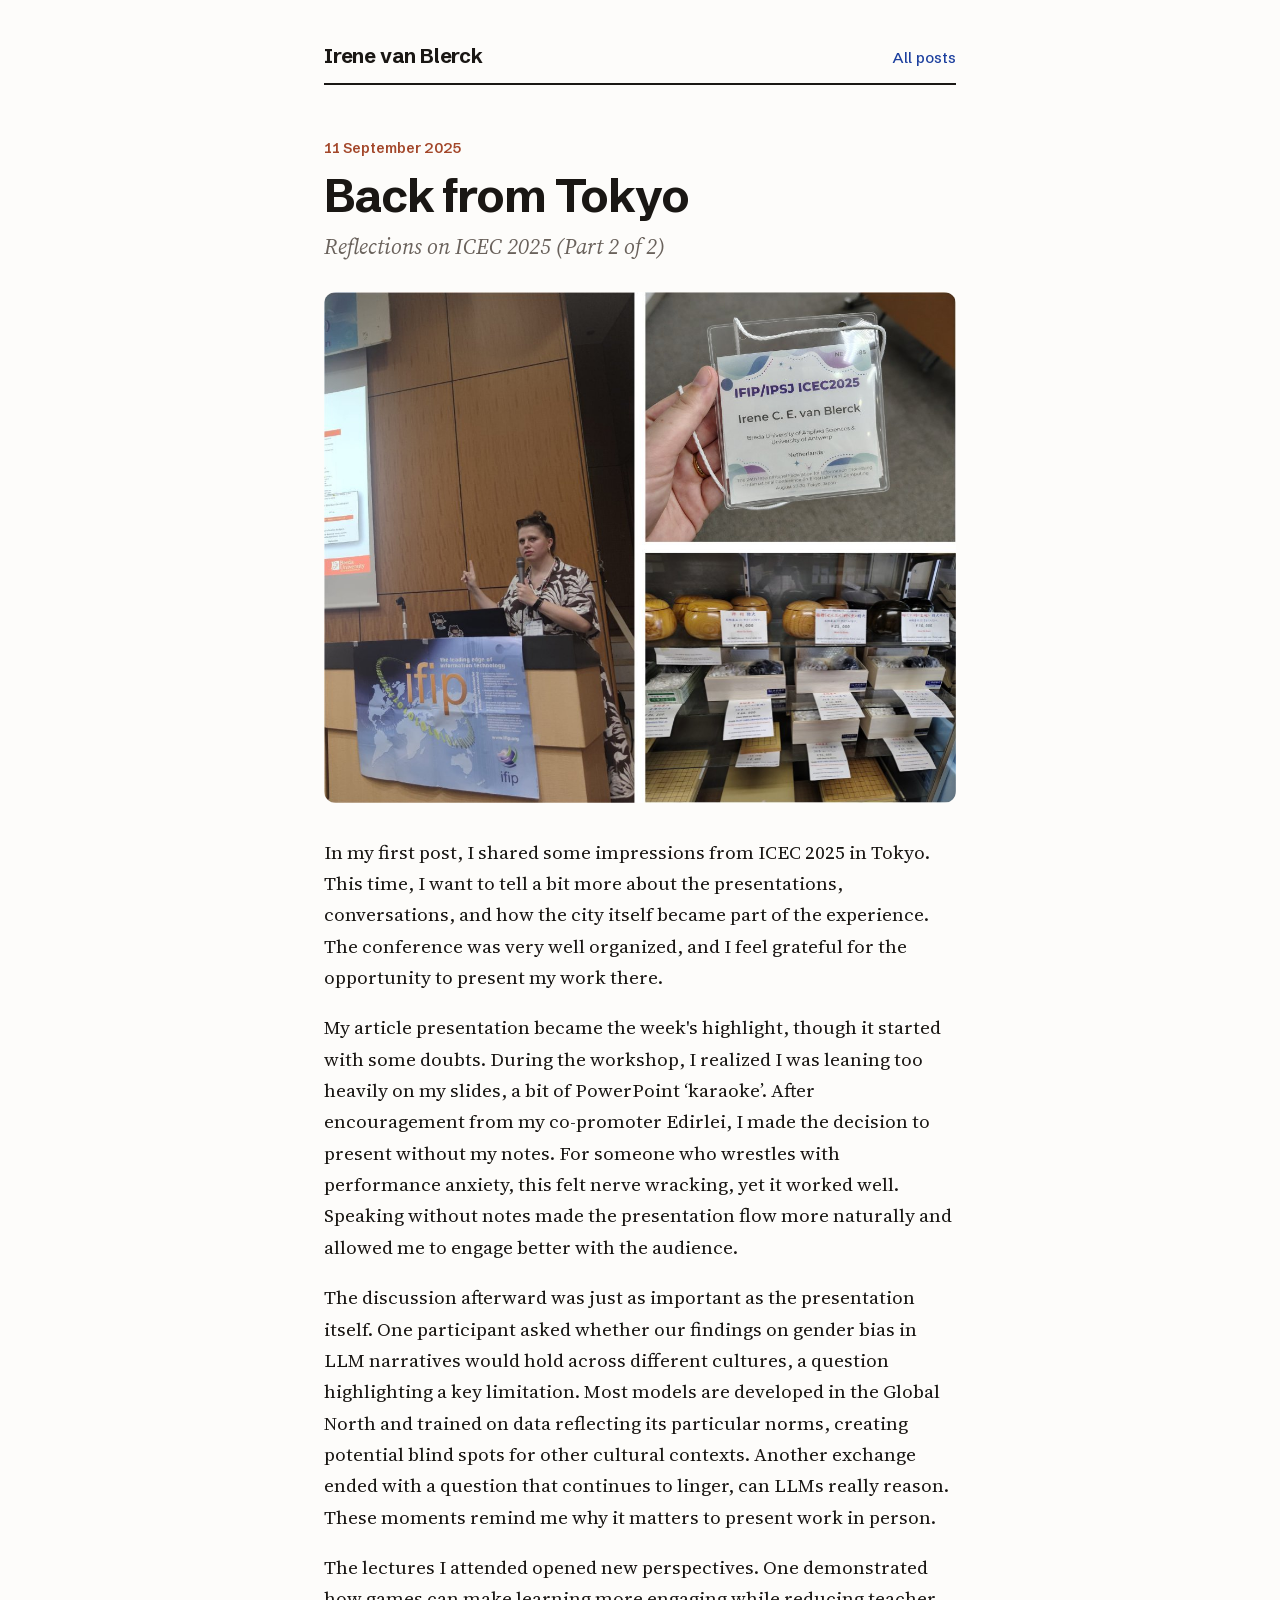
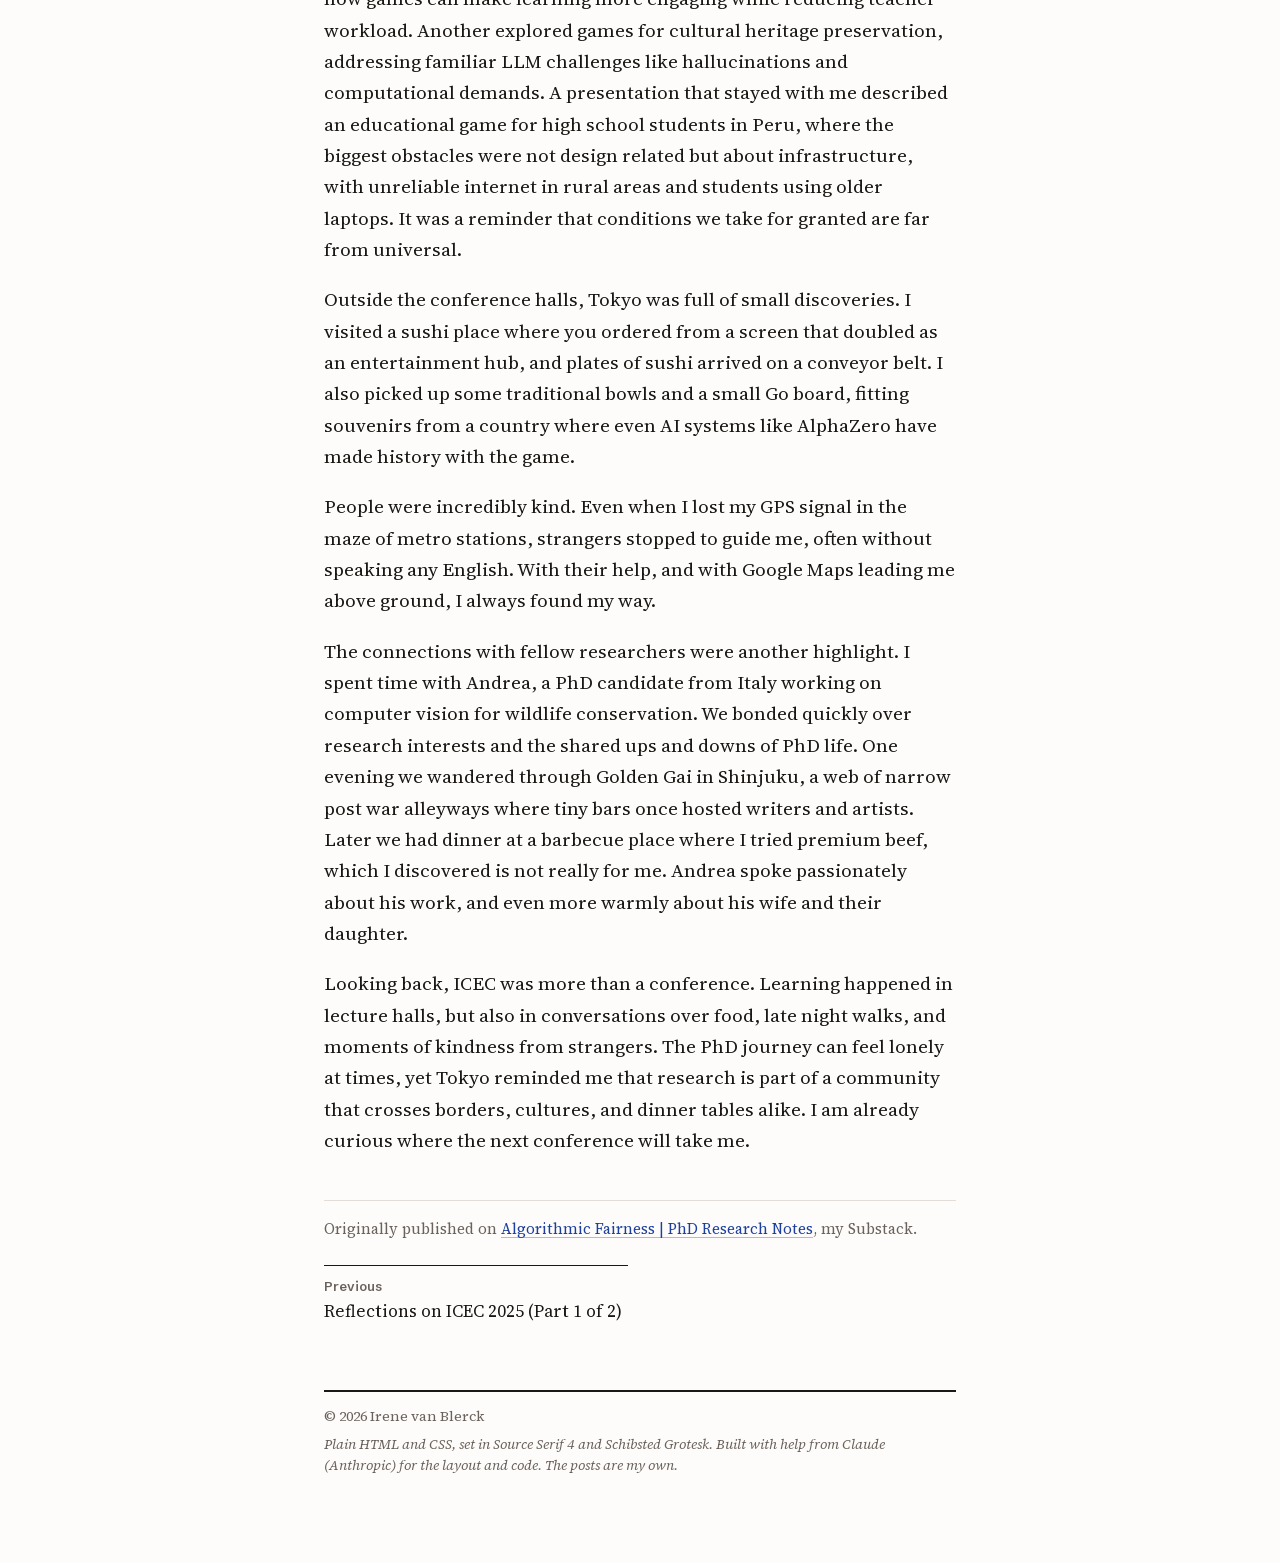
<file: blog/back-from-tokyo-2.html>
<!doctype html>
<html lang="en">
<head>
<meta charset="utf-8">
<meta name="viewport" content="width=device-width, initial-scale=1">
<title>Back from Tokyo (Part 2 of 2) | Irene van Blerck</title>
<meta name="description" content="Reflections on ICEC 2025 (Part 2 of 2)">
<!-- The original lives on Substack; this tells search engines which copy is the source. -->
<link rel="canonical" href="https://irenevanblerck.substack.com/p/back-from-tokyo-15a">
<meta property="og:type" content="article">
<meta property="og:title" content="Back from Tokyo (Part 2 of 2)">
<meta property="og:image" content="../images/blog/back-from-tokyo-2.jpg">
<link rel="icon" href="../favicon.svg" type="image/svg+xml">
<link rel="stylesheet" href="../fonts/fonts.css">
<link rel="stylesheet" href="../style.css">
</head>
<body>
<a class="skip" href="#post">Skip to content</a>
<div class="postpage">
  <header class="posttop">
    <a href="../index.html">Irene van Blerck</a>
    <a href="index.html">All posts</a>
  </header>

  <article id="post">
    <p class="postmeta"><time datetime="2025-09-11">11 September 2025</time></p>
    <h1>Back from Tokyo</h1>
    <p class="dek">Reflections on ICEC 2025 (Part 2 of 2)</p>
    <figure>
      <img src="../images/blog/back-from-tokyo-2.jpg" alt="Collage: Irene presenting at a podium with an IFIP banner, her ICEC 2025 conference badge, and a shop display of Go bowls and stones." width="1160" height="938">
    </figure>

    <p>In my first post, I shared some impressions from ICEC 2025 in Tokyo. This time, I want to tell a bit more about the presentations, conversations, and how the city itself became part of the experience. The conference was very well organized, and I feel grateful for the opportunity to present my work there.</p>
    <p>My article presentation became the week's highlight, though it started with some doubts. During the workshop, I realized I was leaning too heavily on my slides, a bit of PowerPoint ‘karaoke’. After encouragement from my co-promoter Edirlei, I made the decision to present without my notes. For someone who wrestles with performance anxiety, this felt nerve wracking, yet it worked well. Speaking without notes made the presentation flow more naturally and allowed me to engage better with the audience.</p>
    <p>The discussion afterward was just as important as the presentation itself. One participant asked whether our findings on gender bias in LLM narratives would hold across different cultures, a question highlighting a key limitation. Most models are developed in the Global North and trained on data reflecting its particular norms, creating potential blind spots for other cultural contexts. Another exchange ended with a question that continues to linger, can LLMs really reason. These moments remind me why it matters to present work in person.</p>
    <p>The lectures I attended opened new perspectives. One demonstrated how games can make learning more engaging while reducing teacher workload. Another explored games for cultural heritage preservation, addressing familiar LLM challenges like hallucinations and computational demands. A presentation that stayed with me described an educational game for high school students in Peru, where the biggest obstacles were not design related but about infrastructure, with unreliable internet in rural areas and students using older laptops. It was a reminder that conditions we take for granted are far from universal.</p>
    <p>Outside the conference halls, Tokyo was full of small discoveries. I visited a sushi place where you ordered from a screen that doubled as an entertainment hub, and plates of sushi arrived on a conveyor belt. I also picked up some traditional bowls and a small Go board, fitting souvenirs from a country where even AI systems like AlphaZero have made history with the game.</p>
    <p>People were incredibly kind. Even when I lost my GPS signal in the maze of metro stations, strangers stopped to guide me, often without speaking any English. With their help, and with Google Maps leading me above ground, I always found my way.</p>
    <p>The connections with fellow researchers were another highlight. I spent time with Andrea, a PhD candidate from Italy working on computer vision for wildlife conservation. We bonded quickly over research interests and the shared ups and downs of PhD life. One evening we wandered through Golden Gai in Shinjuku, a web of narrow post war alleyways where tiny bars once hosted writers and artists. Later we had dinner at a barbecue place where I tried premium beef, which I discovered is not really for me. Andrea spoke passionately about his work, and even more warmly about his wife and their daughter.</p>
    <p>Looking back, ICEC was more than a conference. Learning happened in lecture halls, but also in conversations over food, late night walks, and moments of kindness from strangers. The PhD journey can feel lonely at times, yet Tokyo reminded me that research is part of a community that crosses borders, cultures, and dinner tables alike. I am already curious where the next conference will take me.</p>
  </article>

  <p class="origin">Originally published on <a href="https://irenevanblerck.substack.com/p/back-from-tokyo-15a">Algorithmic Fairness | PhD Research Notes</a>, my Substack.</p>
  <nav class="postnav" aria-label="More posts">
  <a href="back-from-tokyo-1.html"><span>Previous</span>Reflections on ICEC 2025 (Part 1 of 2)</a>
  <span></span>
</nav>
  <footer>
    <p>© 2026 Irene van Blerck</p>
    <p class="colophon">Plain HTML and CSS, set in Source Serif 4 and Schibsted Grotesk. Built with help from Claude (Anthropic) for the layout and code. The posts are my own.</p>
  </footer>
</div>
</body>
</html>
</file>
<file: fonts/fonts.css>
/* Self-hosted fonts (SIL Open Font License 1.1): Source Serif 4, Schibsted Grotesk */

/* Source Serif 4, italic 400, latin-ext */
@font-face {
  font-family: 'Source Serif 4';
  font-style: italic;
  font-weight: 400;
  font-display: swap;
  src: url(SourceSerif4-italic-400-latin-ext.woff2) format('woff2');
  unicode-range: U+0100-02BA, U+02BD-02C5, U+02C7-02CC, U+02CE-02D7, U+02DD-02FF, U+0304, U+0308, U+0329, U+1D00-1DBF, U+1E00-1E9F, U+1EF2-1EFF, U+2020, U+20A0-20AB, U+20AD-20C4, U+2113, U+2C60-2C7F, U+A720-A7FF;
}

/* Source Serif 4, italic 400, latin */
@font-face {
  font-family: 'Source Serif 4';
  font-style: italic;
  font-weight: 400;
  font-display: swap;
  src: url(SourceSerif4-italic-400-latin.woff2) format('woff2');
  unicode-range: U+0000-00FF, U+0131, U+0152-0153, U+02BB-02BC, U+02C6, U+02DA, U+02DC, U+0304, U+0308, U+0329, U+2000-206F, U+20AC, U+2122, U+2191, U+2193, U+2212, U+2215, U+FEFF, U+FFFD;
}

/* Source Serif 4, normal 400, latin-ext */
@font-face {
  font-family: 'Source Serif 4';
  font-style: normal;
  font-weight: 400;
  font-display: swap;
  src: url(SourceSerif4-normal-400-latin-ext.woff2) format('woff2');
  unicode-range: U+0100-02BA, U+02BD-02C5, U+02C7-02CC, U+02CE-02D7, U+02DD-02FF, U+0304, U+0308, U+0329, U+1D00-1DBF, U+1E00-1E9F, U+1EF2-1EFF, U+2020, U+20A0-20AB, U+20AD-20C4, U+2113, U+2C60-2C7F, U+A720-A7FF;
}

/* Source Serif 4, normal 400, latin */
@font-face {
  font-family: 'Source Serif 4';
  font-style: normal;
  font-weight: 400;
  font-display: swap;
  src: url(SourceSerif4-normal-400-latin.woff2) format('woff2');
  unicode-range: U+0000-00FF, U+0131, U+0152-0153, U+02BB-02BC, U+02C6, U+02DA, U+02DC, U+0304, U+0308, U+0329, U+2000-206F, U+20AC, U+2122, U+2191, U+2193, U+2212, U+2215, U+FEFF, U+FFFD;
}

/* Source Serif 4, normal 600, latin-ext */
@font-face {
  font-family: 'Source Serif 4';
  font-style: normal;
  font-weight: 600;
  font-display: swap;
  src: url(SourceSerif4-normal-400-latin-ext.woff2) format('woff2');
  unicode-range: U+0100-02BA, U+02BD-02C5, U+02C7-02CC, U+02CE-02D7, U+02DD-02FF, U+0304, U+0308, U+0329, U+1D00-1DBF, U+1E00-1E9F, U+1EF2-1EFF, U+2020, U+20A0-20AB, U+20AD-20C4, U+2113, U+2C60-2C7F, U+A720-A7FF;
}

/* Source Serif 4, normal 600, latin */
@font-face {
  font-family: 'Source Serif 4';
  font-style: normal;
  font-weight: 600;
  font-display: swap;
  src: url(SourceSerif4-normal-400-latin.woff2) format('woff2');
  unicode-range: U+0000-00FF, U+0131, U+0152-0153, U+02BB-02BC, U+02C6, U+02DA, U+02DC, U+0304, U+0308, U+0329, U+2000-206F, U+20AC, U+2122, U+2191, U+2193, U+2212, U+2215, U+FEFF, U+FFFD;
}


/* Schibsted Grotesk, normal 400-700, latin-ext */
@font-face {
  font-family: 'Schibsted Grotesk';
  font-style: normal;
  font-weight: 400 700;
  font-display: swap;
  src: url(SchibstedGrotesk-400_700-latin-ext.woff2) format('woff2');
  unicode-range: U+0100-02BA, U+02BD-02C5, U+02C7-02CC, U+02CE-02D7, U+02DD-02FF, U+0304, U+0308, U+0329, U+1D00-1DBF, U+1E00-1E9F, U+1EF2-1EFF, U+2020, U+20A0-20AB, U+20AD-20C4, U+2113, U+2C60-2C7F, U+A720-A7FF;
}

/* Schibsted Grotesk, normal 400-700, latin */
@font-face {
  font-family: 'Schibsted Grotesk';
  font-style: normal;
  font-weight: 400 700;
  font-display: swap;
  src: url(SchibstedGrotesk-400_700-latin.woff2) format('woff2');
  unicode-range: U+0000-00FF, U+0131, U+0152-0153, U+02BB-02BC, U+02C6, U+02DA, U+02DC, U+0304, U+0308, U+0329, U+2000-206F, U+20AC, U+2122, U+2191, U+2193, U+2212, U+2215, U+FEFF, U+FFFD;
}
</file>
<file: style.css>
/* ---------- Colours and type: change these to restyle the whole site ---------- */
:root {
  --bg: #FDFCFA;          /* bright page; cream is kept for cards only */
  --ink: #1A1714;
  --muted: #6A625C;
  --rule: #E3DDD7;
  --link: #1C3F9E;        /* academic blue for links */
  --accent: #A3472A;      /* brick terracotta, used sparingly */
  --accent-soft: #F5E4DC;
  --card: #F7F2EC;
  --wash: #FDFCFA;
  --serif: "Source Serif 4", Georgia, "Times New Roman", serif;
  --sans: "Schibsted Grotesk", "Helvetica Neue", Arial, sans-serif;
  --mono: ui-monospace, "SF Mono", Menlo, Consolas, monospace;
}
@media (prefers-color-scheme: dark) {
  :root {
    --bg: #141210;
    --ink: #EDE8E2;
    --muted: #ADA59D;
    --rule: #36302B;
    --link: #A9C0FF;
    --accent: #E2967A;
    --accent-soft: #3A231B;
    --card: #1D1A17;
    --wash: #141210;
  }
}

/* ---------- Base ---------- */
* { box-sizing: border-box; }
html { scroll-behavior: smooth; scroll-padding-top: 24px; }
body {
  margin: 0;
  background: var(--bg);
  color: var(--ink);
  font-family: var(--serif);
  font-size: 19px;
  line-height: 1.55;
  font-feature-settings: "onum" 1, "liga" 1, "kern" 1;
  text-rendering: optimizeLegibility;
  -webkit-text-size-adjust: 100%;
}
::selection { background: var(--accent-soft); color: var(--ink); }

a {
  color: var(--link);
  text-decoration: underline;
  text-decoration-thickness: 1px;
  text-underline-offset: .18em;
  text-decoration-color: color-mix(in srgb, var(--link) 35%, transparent);
  transition: color .15s, text-decoration-color .15s;
}
a:hover { color: var(--accent); text-decoration-color: currentColor; }
a:focus-visible { outline: 2px solid var(--accent); outline-offset: 2px; border-radius: 3px; }
p { margin: 0 0 1em; }

.skip {
  position: absolute; left: -999px; top: 8px; z-index: 10;
  background: var(--ink); color: var(--bg); padding: 8px 12px; font: 15px var(--sans);
}
.skip:focus { left: 8px; }

/* The sans is used for the name, headings, labels, dates and buttons */
.masthead h1, h2, .side nav, .btn, .tag, time, td:first-child, th, .status, .yrs, .postmeta,
.posttop, .postpage h1, .totop, .toc > summary, .copy, .ids, .actions .mail, figcaption b,
.skills dt, .now b, .postnav a span, .epigraph figcaption, .bib summary {
  font-family: var(--sans);
  font-feature-settings: normal;
}
time, td:first-child, .yrs, h2 span, .side nav a::before { font-feature-settings: "tnum" 1; }

/* ---------- Layout: letterhead, then sidebar | text | margin notes ---------- */
.page {
  display: grid;
  grid-template-columns: 220px minmax(0, 640px) 240px;
  column-gap: 48px;
  max-width: 1260px;
  margin: 0 auto;
  padding: 48px 32px 80px;
}

.masthead {
  grid-column: 1 / -1;
  display: flex; justify-content: space-between; align-items: flex-end; flex-wrap: wrap; gap: 16px 32px;
  padding-bottom: 20px; margin-bottom: 44px; border-bottom: 2px solid var(--ink);
}
.masthead h1 { font-size: 52px; line-height: 1; font-weight: 700; letter-spacing: -.025em; margin: 0; }
.mh-kw { display: flex; flex-wrap: wrap; gap: 8px; margin: 16px 0 0; }
.tag {
  display: inline-block; font-size: 14px; font-weight: 500; line-height: 1.3;
  color: var(--accent); background: var(--accent-soft); border-radius: 999px; padding: 4px 12px;
}
.mh-role { margin: 0; font-size: 15px; line-height: 1.5; color: var(--muted); text-align: right; }
@media (max-width: 1300px) { .mh-role { text-align: left; } }

/* ---------- Sidebar ---------- */
.side {
  position: sticky; top: 32px; align-self: start;
  max-height: calc(100vh - 48px); overflow-y: auto;
  font-size: 15px; line-height: 1.5;
}
.portrait {
  display: block; width: 184px; height: 184px; aspect-ratio: 1; object-fit: cover; object-position: 50% 32%;
  border-radius: 50%; margin: 0 0 22px;
}
.actions { display: flex; flex-wrap: wrap; gap: 8px; margin: 0 0 24px; }
.btn {
  display: inline-block; font-size: 15px; font-weight: 500; padding: 6px 16px;
  border: 1px solid var(--ink); border-radius: 999px; color: var(--ink); text-decoration: none;
  transition: background .15s, color .15s, border-color .15s;
}
.btn:hover { background: var(--accent); border-color: var(--accent); color: #FFF; }
@media (prefers-color-scheme: dark) { .btn:hover { color: var(--bg); } }

.toc > summary { display: none; }
.side nav ol { list-style: none; counter-reset: s; margin: 0 0 24px; padding: 0; border-top: 1px solid var(--ink); }
.side nav li { counter-increment: s; border-bottom: 1px solid var(--rule); }
.side nav a { display: flex; gap: 12px; padding: 7px 0; font-size: 15px; font-weight: 500; color: var(--ink); text-decoration: none; }
.side nav a::before { content: counter(s); font-size: 12px; font-weight: 600; color: var(--muted); width: 14px; padding-top: 2px; }
.side nav a:hover, .side nav a[aria-current] { color: var(--accent); }
.side nav a[aria-current]::before { color: var(--accent); }
.ids { line-height: 1.8; margin-bottom: 18px; font-size: 15px; }

/* ---------- Main text ---------- */
main { grid-column: 2; min-width: 0; }
.intro { font-size: 20.5px; line-height: 1.55; padding-bottom: 8px; }
.intro p:first-child { margin-bottom: 20px; }
.now { font-size: 17px; line-height: 1.5; color: var(--muted); border-left: 3px solid var(--accent); padding: 2px 0 2px 14px; margin: 0; }
.now b { font-size: 12px; font-weight: 600; letter-spacing: .08em; text-transform: uppercase; color: var(--accent); margin-right: 8px; }

/* Epigraph */
.epigraph {
  margin: 36px 0 0 auto; max-width: 560px; text-align: right;
  display: grid; grid-template-columns: 1fr 88px; column-gap: 22px; align-items: start;
}
.epigraph blockquote { grid-column: 1; grid-row: 1; margin: 0; font-size: 22px; line-height: 1.38; font-style: italic; }
.epigraph blockquote p { margin: 0; }
.epigraph blockquote p::before { content: "‘"; }
.epigraph blockquote p::after { content: "’"; }
.epigraph img {
  grid-column: 2; grid-row: 1 / span 2; width: 88px; height: 116px; object-fit: cover; object-position: 50% 20%;
  border-radius: 8px; filter: grayscale(1) contrast(1.05);
}
.epigraph figcaption { grid-column: 1; grid-row: 2; margin-top: 8px; font-size: 13px; color: var(--muted); }
/* Personal statement, set as a quote under the epigraph */
.why { margin: 30px 0 0 auto; max-width: 560px; padding: 4px 0 4px 20px; border-left: 3px solid var(--accent); }
.why blockquote { margin: 0; font-size: 19px; line-height: 1.55; font-style: italic; }
.why blockquote p { margin: 0; }
.why blockquote p::before { content: "‘"; }
.why blockquote p::after { content: "’"; }
.why figcaption { margin-top: 10px; font-family: var(--sans); font-size: 13px; color: var(--muted); }

section { padding-top: 52px; }
h2 {
  font-size: 26px; line-height: 1.2; font-weight: 700; margin: 0 0 20px; letter-spacing: -.015em;
  display: flex; gap: 14px; align-items: baseline;
  padding-top: 12px; border-top: 1px solid var(--ink);
}
h2 span { font-size: 14px; font-weight: 600; color: var(--accent); min-width: 18px; }
h3 { font-size: 19px; font-style: italic; font-weight: 400; color: var(--ink); margin: 30px 0 10px; }
h2 + h3 { margin-top: 0; }

/* Margin notes (right track on wide screens) */
.sn {
  float: right; clear: right; width: 240px; margin-right: -288px;
  font-size: 14px; line-height: 1.45; color: var(--muted); position: relative; top: .15em;
}

/* Dated lists: news, blog */
.news { list-style: none; margin: 0; padding: 0; }
.news li { display: grid; grid-template-columns: 84px 1fr; gap: 12px; padding: 9px 0; border-bottom: 1px solid var(--rule); }
.news li:last-child { border-bottom: none; }
.news time { font-size: 14px; color: var(--muted); padding-top: 3px; }
.news p { margin: 0; }

/* Projects */
.proj { margin: 0; }
.proj dt { font-weight: 600; margin-top: 14px; }
.proj dt:first-child { margin-top: 0; }
.proj dd { margin: 2px 0 0; }
.yrs { font-size: 14px; font-weight: 400; color: var(--muted); margin-left: 8px; }

/* Figures */
figure { margin: 24px 0 28px; }
figure img { display: block; width: 100%; height: auto; border-radius: 12px; }
figure.native img { width: auto; max-width: 100%; }
figcaption { font-size: 15px; line-height: 1.45; color: var(--muted); margin-top: 8px; }
figcaption b { font-weight: 600; color: var(--ink); margin-right: 4px; }

/* Bibliography: hanging indent; peer-reviewed work sits in soft cards */
.bib { list-style: none; padding: 0; margin: 0; }
.bib li { padding-left: 1.6em; text-indent: -1.6em; margin-bottom: 12px; }
.bib li p { margin: 0; }
.bib.cards li { background: var(--card); border-radius: 14px; padding: 16px 20px 14px calc(20px + 1.6em); margin-bottom: 14px; }
.me { font-weight: 600; }
.status {
  display: inline-block; text-indent: 0; font-size: 12px; font-weight: 600; letter-spacing: .02em;
  color: var(--accent); background: var(--accent-soft); border-radius: 999px; padding: 2px 10px; margin-left: 6px; vertical-align: .1em;
}
.bib details { text-indent: 0; margin-top: 4px; }
.bib summary { cursor: pointer; font-size: 14px; font-weight: 500; color: var(--muted); list-style: none; display: inline-block; }
.bib summary:hover { color: var(--accent); }
.bib summary::-webkit-details-marker { display: none; }
.bib summary::before { content: "+ "; }
.bib details[open] summary::before { content: "− "; }
.bib details p { background: var(--wash); padding: 12px 14px; margin-top: 8px; font-size: 16px; border-radius: 10px; }

/* Under each reference: link, abstract, cite */
.refacts { text-indent: 0; display: flex; flex-wrap: wrap; align-items: baseline; gap: 2px 22px; margin: 8px 0 0; font-size: 15px; }
.refacts details { margin-top: 0; min-width: 0; max-width: 100%; }
.refacts details[open] { flex-basis: 100%; }
pre.bibtex {
  margin: 8px 0; padding: 12px 14px; overflow-x: auto; white-space: pre;
  font-family: var(--mono); font-size: 12.5px; line-height: 1.5;
  background: var(--wash); border-radius: 10px;
}
.copy {
  font-size: 14px; font-weight: 500; color: var(--ink); background: transparent; cursor: pointer;
  border: 1px solid var(--rule); border-radius: 999px; padding: 3px 12px; transition: border-color .15s, color .15s;
}
.copy:hover { border-color: var(--accent); color: var(--accent); }

/* Tables */
.tablewrap { overflow-x: auto; }
table { width: 100%; border-collapse: collapse; font-size: 17px; }
th { text-align: left; font-size: 13px; font-weight: 600; letter-spacing: .02em; color: var(--muted); border-bottom: 1px solid var(--ink); padding: 0 12px 6px 0; }
td { padding: 9px 12px 9px 0; border-bottom: 1px solid var(--rule); vertical-align: top; }
td:first-child { font-size: 14px; color: var(--muted); white-space: nowrap; width: 96px; padding-top: 11px; }
.sub { color: var(--muted); font-size: 16px; }

/* Skills */
.skills { display: grid; grid-template-columns: 84px 1fr; gap: 8px 12px; margin: 0 0 24px; }
.skills dt { font-size: 14px; font-weight: 600; color: var(--muted); padding-top: 3px; }
.skills dd { margin: 0; }

.closing { margin-top: 56px; padding-top: 16px; border-top: 1px solid var(--ink); }
.closing p { margin: 0; }
.totop { display: none; }

/* Self-citation, bottom right, as on my slides */
.selfcite { margin: 72px 0 0; text-align: right; font-size: 18px; }

/* Footer and colophon */
footer { margin-top: 14px; padding-top: 14px; border-top: 2px solid var(--ink); font-size: 14px; color: var(--muted); }
footer p { margin: 0 0 6px; }
.colophon { font-style: italic; }

/* ---------- Blog lists and pages ---------- */
.postlist { margin-top: 8px; }
.postlist li { grid-template-columns: 84px 1fr 128px; align-items: start; padding: 12px 0; }
.postpage .postlist li { grid-template-columns: 104px 1fr 128px; }
.postlist .sub { font-style: italic; }
.thumb {
  display: block; width: 128px; height: 96px; object-fit: cover; border-radius: 10px;
  transition: transform .25s ease, box-shadow .25s ease;
}
.postlist li:hover .thumb { transform: translateY(-3px); box-shadow: 0 8px 18px rgba(60, 35, 25, .16); }

.postpage { max-width: 680px; margin: 0 auto; padding: 40px 24px 80px; }
.posttop {
  display: flex; justify-content: space-between; align-items: baseline; gap: 16px; flex-wrap: wrap;
  font-size: 15px; font-weight: 500; padding-bottom: 12px; margin-bottom: 52px; border-bottom: 2px solid var(--ink);
}
.posttop a { text-decoration: none; }
.posttop a:first-child { color: var(--ink); font-weight: 700; font-size: 20px; letter-spacing: -.01em; }
.postpage h1 { font-size: 46px; line-height: 1.06; font-weight: 700; margin: 0 0 10px; letter-spacing: -.025em; }
.dek { font-size: 22px; line-height: 1.4; font-style: italic; color: var(--muted); margin: 0 0 30px; }
.postmeta { font-size: 14px; color: var(--accent); font-weight: 600; margin: 0 0 12px; }
article p { line-height: 1.65; }
article figure { margin: 0 0 34px; }
.origin { font-size: 15px; color: var(--muted); border-top: 1px solid var(--rule); padding-top: 16px; margin-top: 44px; }
.postnav { display: grid; grid-template-columns: 1fr 1fr; gap: 24px; margin-top: 24px; }
.postnav a { display: block; border-top: 1px solid var(--ink); padding: 10px 0; font-size: 17px; color: var(--ink); text-decoration: none; }
.postnav a:hover { color: var(--accent); }
.postnav a.next { text-align: right; }
.postnav a span { display: block; font-size: 13px; font-weight: 600; color: var(--muted); margin-bottom: 2px; }
.postpage footer { margin-top: 56px; }

@media (prefers-reduced-motion: reduce) {
  * { transition: none !important; }
  .postlist li:hover .thumb { transform: none; }
}

/* ---------- Medium screens: margin notes fall into the text ---------- */
@media (max-width: 1180px) {
  .page { grid-template-columns: 200px minmax(0, 1fr); column-gap: 44px; max-width: 980px; }
  .sn {
    float: none; display: block; width: auto; margin: 8px 0 0; padding-left: 12px;
    border-left: 2px solid var(--accent-soft); top: 0;
  }
}

/* ---------- Phones: sidebar becomes a compact header ---------- */
@media (max-width: 800px) {
  body { font-size: 18px; }
  .page { display: block; padding: 28px 20px 56px; }
  .masthead { flex-direction: column; align-items: flex-start; gap: 10px; margin-bottom: 20px; padding-bottom: 16px; }
  .masthead h1 { font-size: 36px; }
  .mh-kw { margin-top: 12px; gap: 6px; }
  .tag { font-size: 13px; padding: 3px 10px; }
  .mh-role { text-align: left; font-size: 15px; }
  .side { position: static; max-height: none; overflow: visible; margin-bottom: 24px;
          display: grid; grid-template-columns: 76px 1fr; column-gap: 16px; align-items: center; }
  .portrait { width: 76px; height: 76px; margin: 0; }
  .actions { margin: 0; }
  .toc { grid-column: 1 / -1; margin-top: 16px; }
  .toc > summary {
    display: inline-block; list-style: none; cursor: pointer; font-size: 15px; font-weight: 500;
    border: 1px solid var(--ink); border-radius: 999px; padding: 4px 14px;
  }
  .toc > summary::-webkit-details-marker { display: none; }
  .toc > summary::after { content: " +"; }
  .toc[open] > summary::after { content: " −"; }
  .toc nav { margin-top: 10px; }
  .side nav ol { display: flex; flex-wrap: wrap; gap: 4px 18px; border-top: none; margin-bottom: 4px; }
  .side nav li { border: none; }
  .side nav a::before { display: none; }
  .ids { grid-column: 1 / -1; margin: 6px 0 0; }
  .ids br { display: none; }
  .ids a { margin-right: 16px; white-space: nowrap; }
  .totop {
    display: block; position: fixed; right: 16px; bottom: 16px; z-index: 5;
    padding: 6px 14px; font-size: 15px; font-weight: 500; color: var(--ink); text-decoration: none;
    background: var(--bg); border: 1px solid var(--ink); border-radius: 999px;
    opacity: 0; pointer-events: none; transition: opacity .2s;
  }
  .totop.show { opacity: 1; pointer-events: auto; }
  .intro { font-size: 20px; }
  .epigraph { margin: 28px 0 0; text-align: left; grid-template-columns: 1fr 64px; column-gap: 16px; }
  .epigraph img { width: 64px; height: 84px; }
  .why { margin-top: 24px; padding-left: 16px; }
  .why blockquote { font-size: 18px; }
  .epigraph blockquote { font-size: 20px; }
  .bib.cards li { padding: 14px 16px 12px calc(16px + 1.6em); }
  .news li, .skills { grid-template-columns: 68px 1fr; gap: 12px; }
  .postlist li, .postpage .postlist li { grid-template-columns: 68px 1fr 84px; }
  .thumb { width: 84px; height: 64px; }
  td:first-child { width: 80px; }
  .selfcite { text-align: left; font-size: 17px; }
  .postpage h1 { font-size: 36px; }
  .dek { font-size: 19px; }
  .postnav { grid-template-columns: 1fr; gap: 0; }
  .postnav a.next { text-align: left; }
}

/* ---------- Print: a clean paper CV ---------- */
@media print {
  :root { --bg: #fff; --ink: #000; --muted: #444; --rule: #bbb; --link: #000; --accent: #000; --accent-soft: transparent; --card: transparent; --wash: #fff; }
  @page { size: A4; margin: 16mm 18mm 16mm; }
  body { font-size: 10.5pt; line-height: 1.45; }
  .page { display: block; padding: 0; max-width: none; }
  .masthead { margin-bottom: 10px; padding-bottom: 10px; }
  .masthead h1 { font-size: 26pt; }
  .mh-kw { margin-top: 6px; gap: 0 4px; }
  .tag { padding: 0; font-size: 10pt; font-weight: 400; }
  .tag:not(:last-child)::after { content: ","; }
  .mh-role { font-size: 10pt; }
  .side { position: static; max-height: none; overflow: visible; }
  .ids { font-size: 9.5pt; margin-bottom: 8px; }
  .actions { margin: 0 0 4px; }
  .actions .mail { border: none; padding: 0; font-size: 0; }
  .actions .mail::after { content: attr(data-addr); font-size: 9.5pt; font-weight: 400; }
  .intro { font-size: 11pt; line-height: 1.45; }
  h2 { font-size: 14pt; margin-bottom: 8px; padding-top: 6px; }
  h2 span { display: none; }
  h3 { font-size: 11.5pt; margin: 12px 0 4px; }
  table, .sub, .news li { font-size: 10pt; }
  td { padding: 4px 10px 4px 0; }
  td:first-child, time, .news time { font-size: 8.5pt; padding-top: 5px; }
  .skills dt { font-size: 9pt; }
  .bib li, .bib.cards li { margin-bottom: 6px; padding: 0 0 0 1.6em; }
  .status { padding: 0; margin-left: 4px; }
  footer { margin-top: 18px; font-size: 8.5pt; }
  .closing { margin-top: 14px; padding-top: 8px; }
  .toc, .actions .btn:not(.mail), .totop, .skip, figure, .portrait, details, #news, #blog, .colophon, .selfcite,
  .sn, .refacts, .epigraph, .why, .now { display: none; }
  section { padding-top: 14px; }
  h2, h3 { break-after: avoid; }
  tr, .bib li, .news li { break-inside: avoid; }
  a { text-decoration: none; }
}
</file>
